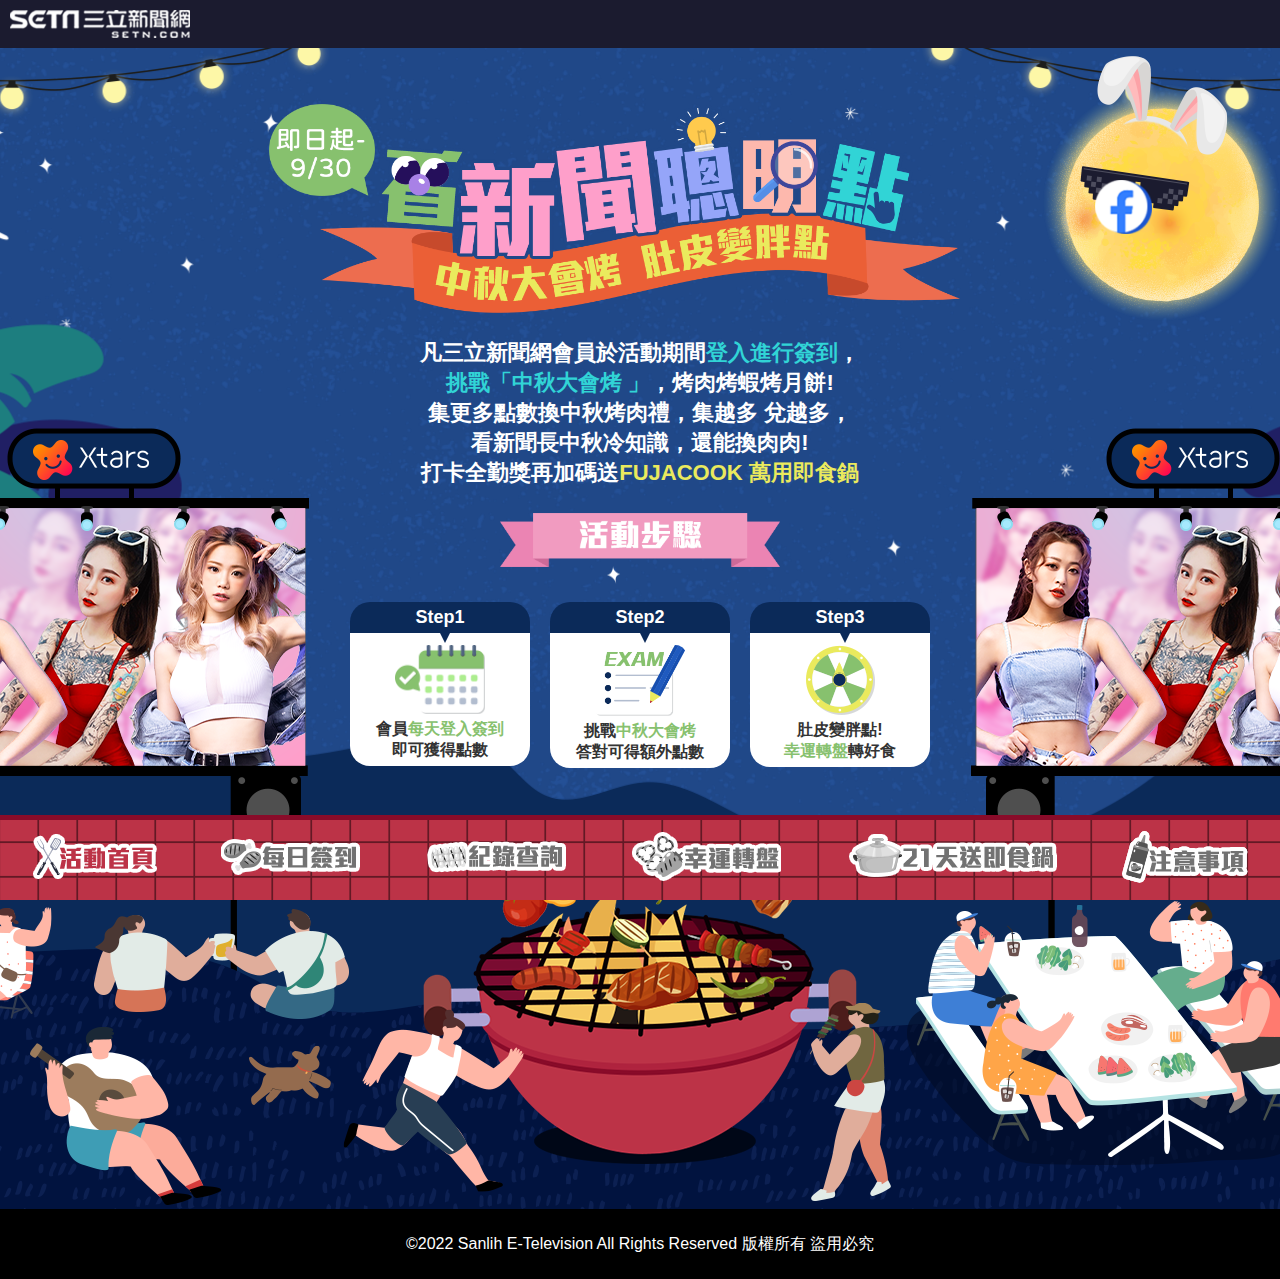
<file: index.html>
<!DOCTYPE html>
<html>
  <head>
    <meta charset="utf-8" />
    <title>看新聞聰明點 中秋大會烤│三立新聞網SETN.com</title>
    <meta name="viewport" content="width=device-width, initial-scale=1.0" />
    <meta name="Title" content="看新聞聰明點 中秋大會烤│三立新聞網SETN.com" />
    <meta
      name="Description"
      content="三立新聞網會員快登入打卡簽到，挑戰「中秋大會烤 」，烤肉烤蝦烤月餅!集更多點數換中秋烤肉禮,集越多 兌越多,看新聞長中秋冷知識，還能換肉肉!"
    />
    <meta
      name="Keywords"
      content="集點、簽到、會員抽獎、會員、每日簽到、點數活動、簽到抽獎、集點抽獎、點、點數、換贈品、轉盤、集蝦幣、三立新聞網、SETN"
    />
    <meta
      property="og:title"
      content="看新聞聰明點 中秋大會烤│三立新聞網SETN.com"
    />
    <meta
      property="og:description"
      content="三立新聞網會員快登入打卡簽到，挑戰「中秋大會烤 」，烤肉烤蝦烤月餅!集更多點數換中秋烤肉禮,集越多 兌越多,看新聞長中秋冷知識，還能換肉肉!"
    />
    <link rel="shortcut icon" href="favicon.ico" />
    <meta
      property="og:image"
      content="https://acts.setn.com/event/2022moontest/images/600x315.jpg"
    />
    <meta
      property="og:url"
      content="https://acts.setn.com/event/2022moontest/"
    />
    <link rel="stylesheet" href="./css/reset.css" />
    <link rel="stylesheet" href="./css/common.css" />
    <link rel="stylesheet" href="./css/animation.css" />
    <link rel="stylesheet" href="./css/layout.css" />
    <!-- Start Alexa Certify Javascript -->
    <script type="text/javascript">
      _atrk_opts = {
        atrk_acct: "dMuYi1a8Dy00yP",
        domain: "setn.com",
        dynamic: true,
      };
      (function () {
        var as = document.createElement("script");
        as.type = "text/javascript";
        as.async = true;
        as.src = "https://d31qbv1cthcecs.cloudfront.net/atrk.js";
        var s = document.getElementsByTagName("script")[0];
        s.parentNode.insertBefore(as, s);
      })();
    </script>
    <noscript
      ><img
        src="https://d5nxst8fruw4z.cloudfront.net/atrk.gif?account=dMuYi1a8Dy00yP"
        style="display: none"
        height="1"
        width="1"
        alt=""
    /></noscript>
    <!-- End Alexa Certify Javascript -->
    <!-- Begin comScore Tag -->
    <script>
      var _comscore = _comscore || [];
      _comscore.push({ c1: "2", c2: "20617561" });
      (function () {
        var s = document.createElement("script"),
          el = document.getElementsByTagName("script")[0];
        s.async = true;
        s.src =
          (document.location.protocol == "https:" ? "https://sb" : "http://b") +
          ".scorecardresearch.com/beacon.js";
        el.parentNode.insertBefore(s, el);
      })();
    </script>
    <noscript>
      <img
        src="https://b.scorecardresearch.com/p?c1=2&c2=20617561&cv=2.0&cj=1"
      />
    </noscript>
    <!-- End comScore Tag -->
    <!-- Start GA Certify Javascript -->
    <script>
      (function (i, s, o, g, r, a, m) {
        i["GoogleAnalyticsObject"] = r;
        (i[r] =
          i[r] ||
          function () {
            (i[r].q = i[r].q || []).push(arguments);
          }),
          (i[r].l = 1 * new Date());
        (a = s.createElement(o)), (m = s.getElementsByTagName(o)[0]);
        a.async = 1;
        a.src = g;
        m.parentNode.insertBefore(a, m);
      })(
        window,
        document,
        "script",
        "//www.google-analytics.com/analytics.js",
        "ga"
      );
      ga("create", "UA-37193510-5", "auto");
      ga("send", "pageview");
    </script>
  </head>
  <body>
    <h1>看新聞聰明點 中秋大會烤</h1>
    <!-- Main Content Start -->
    <div class="main" id="app" v-cloak>
      <!-- Setn logo -->
      <nav>
        <div class="header">
          <a href="https://www.setn.com/" target="_blank">
            <img src="images/logo.png" alt="setn三立新聞網" class="logo" />
          </a>
        </div>
      </nav>
      <!-- Main Visual Start -->
      <div class="container">
        <div class="bg-block">
          <div class="bg-icon">
            <!-- Home Block Start -->
            <section class="content-block">
              <div class="main-visual">
                <div class="main-title">
                  <img
                    src="images/main-title.png"
                    alt="看新聞聰明點 中秋大會考"
                    class="bounceIndown"
                  />
                  <div class="dateline overturn">
                    <img src="images/date.png" alt="活動期間至9/30" />
                  </div>
                </div>
                <div class="rule-block">
                  <ul>
                    <li>
                      凡三立新聞網會員於活動期間<b class="emph">登入進行簽到</b
                      >，
                    </li>
                    <li>
                      <b class="emph">挑戰「中秋大會烤 」</b>，烤肉烤蝦烤月餅!
                    </li>
                    <li>集更多點數換中秋烤肉禮，集越多 兌越多，</li>
                    <li>看新聞長中秋冷知識，還能換肉肉!</li>
                    <li>
                      打卡全勤獎再加碼送<b class="prize-text"
                        >FUJACOOK 萬用即食鍋</b
                      >
                    </li>
                  </ul>
                </div>
                <div class="step-block">
                  <div class="step-title">
                    <img src="images/step-title.png" alt="活動步驟" />
                  </div>
                  <ul class="step-box">
                    <li class="step-content">
                      <div class="step">Step1</div>
                      <div
                        class="rules"
                        @click.prevent="toggleSection('dailybonus')"
                      >
                        <img src="images/step-1.png" alt="行程" />
                        <p>會員<span>每天登入簽到</span><br />即可獲得點數</p>
                      </div>
                    </li>
                    <li class="step-content">
                      <div class="step">Step2</div>
                      <div
                        class="rules"
                        @click.prevent="toggleSection('dailybonus')"
                      >
                        <img src="images/step-2.png" alt="測驗" />
                        <p>挑戰<span>中秋大會烤</span><br />答對可得額外點數</p>
                      </div>
                    </li>
                    <li class="step-content">
                      <div class="step">Step3</div>
                      <div
                        class="rules"
                        @click.prevent="toggleSection('turntable')"
                      >
                        <img
                          src="images/step-3.png"
                          alt="轉盤"
                          class="wheel-icon"
                        />
                        <p>肚皮變胖點!<br /><span>幸運轉盤</span>轉好食</p>
                      </div>
                    </li>
                  </ul>
                </div>
              </div>
              <div class="moon shakeY">
                <img src="images/moon.png" alt="moon" />
              </div>
              <div class="xtars-l">
                <img src="./images/model.png" alt="" />
              </div>
              <div class="xtars-r">
                <img src="./images/model.png" alt="" />
              </div>
            </section>
            <div class="bg-bottom"></div>
            <!-- Home Block End -->
          </div>
        </div>
      </div>
      <!-- Main Visual End -->
      <!-- Menu Start-->
      <div class="menu">
        <ul>
          <a @click.prevent="0">
            <li class="menu-home active">活動首頁</li>
          </a>
          <a @click.prevent="toggleSection('dailybonus')">
            <li class="menu-daily">每日簽到</li>
          </a>
          <a @click.prevent="toggleSection('record')">
            <li class="menu-record">紀錄查詢</li>
          </a>
          <a @click.prevent="toggleSection('turntable')">
            <li class="menu-turn">幸運轉盤</li>
          </a>
          <a @click.prevent="toggleSection('prize')">
            <li class="menu-prize">21天送即食鍋</li>
          </a>
          <a @click.prevent="toggleDialog('NOTICE')">
            <li class="menu-notice">注意事項</li>
          </a>
        </ul>
      </div>
      <!-- Menu End-->
      <!-- Footer Start -->
      <footer>
        <div class="copyrightbox">
          ©2022 Sanlih E-Television All Rights Reserved
          <p class="copyright">版權所有 盜用必究</p>
        </div>
      </footer>
      <!-- Footer End -->
      <!-- Facebook Share -->
      <div class="share-icon">
        <a
          onclick="window.open('https://www.facebook.com/sharer/sharer.php?u=https://acts.setn.com/event/2022moontest/')"
        >
          <img src="images/facebook-share.png" />
        </a>
      </div>
      <div id="fade" class="black_overlay" v-show="dialog!=''"></div>
      <!-- Notice Page Start -->
      <div class="popup" id="noticepage" v-show="dialog=='NOTICE'">
        <div class="popupbox">
          <div class="notice-block">
            <div class="noticebox">
              <div class="closed">
                <a @click.prevent="toggleDialog('NOTICE')">
                  <img src="images/closed.png" />
                </a>
              </div>
              <p class="title">注意事項</p>
              <ul class="page-content">
                <li>
                  1.<b>活動時間9/1-9/30 23:59，點數兌換時間至10/2 23:59</b
                  >，每集滿10點活動點數，可換取【幸運轉盤】遊戲機會1次，不限兌換次數，剩餘點數若不滿10點則不予兌換。全勤獎得獎名單將於活動結束後公告於同活動網址。
                </li>
                <li>
                  2.使用者不得侵入、攔截、修改遊戲程式，或使用各種不當的外掛程式進行遊戲，經本公司判斷不當使用成立時，將不計入遊戲分數且贈品不予發送，並保留法律追訴權。
                </li>
                <li>
                  3.請務必下載《三立新聞網》APP並完成會員資料填寫。本活動所獲得之個人資料僅用於聯繫、商品寄送等用途，參加者同意授權予三立新聞網活動頁所需之個人資料，並同意主辦單位管理本活動、加入三立新聞網APP會員使用。
                </li>
                <li>
                  4.活動贈獎將於活動結束後統一依會員中心登記的「手機號碼」發送得獎通知，為維護您的權益，請您自行維護更新。若因資料不正確導致無法收到活動相關通知或所得獎勵遺失，主辦單位將不負擔任何責任或損害賠償。
                </li>
                <li>
                  5.本活動之活動辦法及相關注意事項均載明於活動網頁中，參加者於參加本活動之同時，即視為已詳閱並同意接受本活動之活動辦法及相關注意事項之規範，如有違反本活動之活動辦法及相關注意事項之行為，主辦單位或三立新聞網除得取消其參加或得獎資格外，並對於任何破壞本活動之行為保留相關權利。
                </li>
                <li>
                  6.參加者應保證其因參加本活動所填寫或提出之資料均為真實且正確，且未冒用或盜用任何第三人之資料。一經主辦單位或三立新聞網發現或經第三人檢舉該等資料有不實或不正確之情事，主辦單位或三立新聞網得取消其參加或得獎資格。若因此致主辦單位或三立新聞網無法通知其得獎訊息時，主辦單位及三立新聞網不負任何責任，如主辦單位或三立新聞網或其他任何第三人因此而受有損害，參加者應負一切相關責任。
                </li>
                <li>
                  7.依稅法規定，得獎價值超過新台幣1,000元以上者，需繳交身分證影本報稅使用，贈品價值超過新台幣20,000元以上，依法須負擔10%機會中獎稅，並於次年度寄發所得稅扣(免)繳憑單；若非中華民國國境內居住之國人（即在中華民國境內居住未達183天之本國人及外國人），不論得獎人所得之金額，須就中獎所得扣繳20%機會中獎稅，扣繳稅款未超過2,000元，免扣繳（外籍人士不適用）；未滿14歲之兒童中獎，視同監護人中獎，由監護人代為領取。得獎者須提供身分證正反面影本供核對備查使用，若得獎人不願意提供資料，則視同放棄得獎資格。
                </li>
                <li>
                  8.本活動所涉及之相關資料及記錄，均以主辦單位或三立新聞網電腦系統所記錄或留存者為準。
                </li>
                <li>
                  9.獎品以實物為準，不得折換現金。如遇產品缺貨或不可抗力之事由，主辦單位有權變更獎品內容，並改由其他等值商品取代，得獎者不得異議。且主辦單位與活動單位就該獎品不負任何維修及保固責任。
                </li>
                <li>
                  10本活動獎品寄送地區僅限台灣地區(包含本島、金門、澎湖、馬祖及台灣政府行政權所及之其他地區)，恕無法寄送至海外。
                </li>
                <li>
                  11.相關活動公告皆以活動網站公告為主，恕不另行通知。主辦單位保有修正、暫停或終止本活動之權利。
                </li>
              </ul>
            </div>
          </div>
        </div>
      </div>
      <!-- Notice Page end -->
    </div>
    <!-- Main Content End -->
    <script src="js/jquery-3.1.1.min.js" type="text/javascript"></script>
    <script src="js/jquery-ui.js" type="text/javascript"></script>
    <script src="js/index.js" type="text/javascript"></script>
    <script src="js/vue.min.js" type="text/javascript"></script>
    <script src="js/animateCSS.js" type="text/javascript"></script>
    <script src="js/facebook.js" type="text/javascript"></script>
    <script src="js/cookie.js" type="text/javascript"></script>
  </body>
</html>
</file>
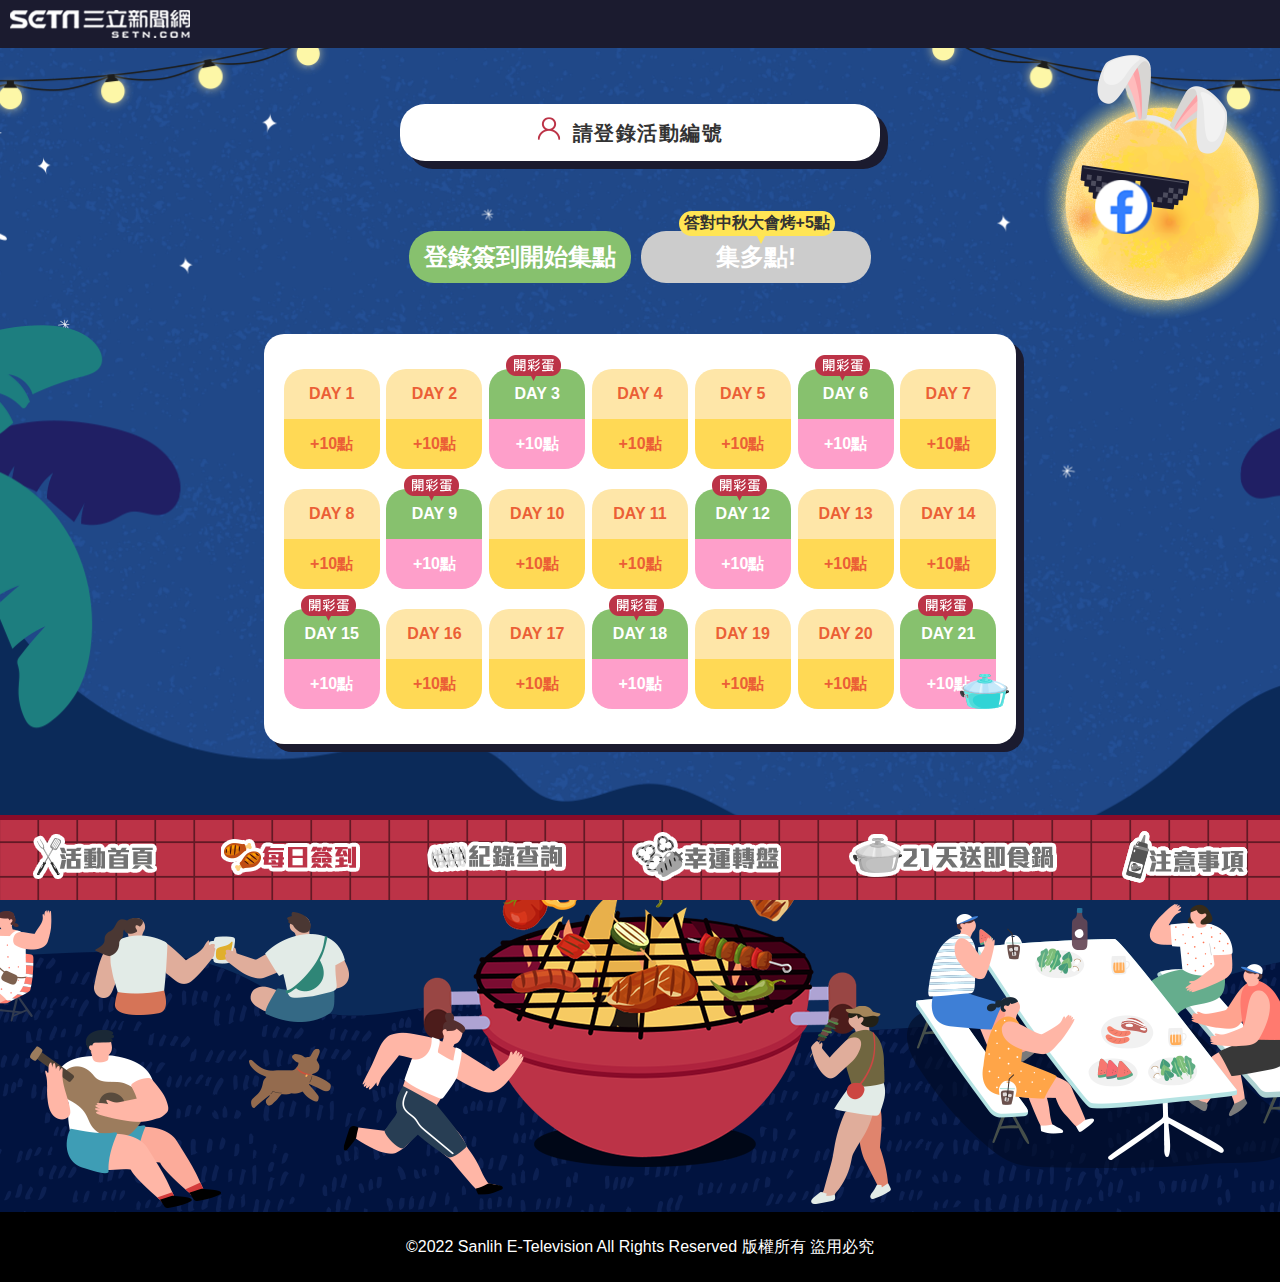
<file: dailybonus.html>
<!DOCTYPE html>
<html>
  <head>
    <meta charset="utf-8" />
    <title>看新聞聰明點 中秋大會烤│三立新聞網SETN.com</title>
    <meta name="viewport" content="width=device-width, initial-scale=1.0" />
    <meta name="Title" content="看新聞聰明點 中秋大會烤│三立新聞網SETN.com" />
    <meta
      name="Description"
      content="三立新聞網會員快登入打卡簽到，挑戰「中秋大會烤 」，烤肉烤蝦烤月餅!集更多點數換中秋烤肉禮,集越多 兌越多,看新聞長中秋冷知識，還能換肉肉!"
    />
    <meta
      name="Keywords"
      content="集點、簽到、會員抽獎、會員、每日簽到、點數活動、簽到抽獎、集點抽獎、點、點數、換贈品、轉盤、集蝦幣、三立新聞網、SETN"
    />
    <meta
      property="og:title"
      content="看新聞聰明點 中秋大會烤│三立新聞網SETN.com"
    />
    <meta
      property="og:description"
      content="三立新聞網會員快登入打卡簽到，挑戰「中秋大會烤 」，烤肉烤蝦烤月餅!集更多點數換中秋烤肉禮,集越多 兌越多,看新聞長中秋冷知識，還能換肉肉!"
    />
    <link rel="shortcut icon" href="favicon.ico" />
    <meta
      property="og:image"
      content="https://acts.setn.com/event/2022moontest/images/600x315.jpg"
    />
    <meta
      property="og:url"
      content="https://acts.setn.com/event/2022moontest/dailybonus.html"
    />
    <link rel="stylesheet" href="./css/reset.css" />
    <link rel="stylesheet" href="./css/common.css" />
    <link rel="stylesheet" href="./css/animation.css" />
    <link rel="stylesheet" href="./css/dailybonus.css" />
    <!-- Start Alexa Certify Javascript -->
    <script type="text/javascript">
      _atrk_opts = {
        atrk_acct: "dMuYi1a8Dy00yP",
        domain: "setn.com",
        dynamic: true,
      };
      (function () {
        var as = document.createElement("script");
        as.type = "text/javascript";
        as.async = true;
        as.src = "https://d31qbv1cthcecs.cloudfront.net/atrk.js";
        var s = document.getElementsByTagName("script")[0];
        s.parentNode.insertBefore(as, s);
      })();
    </script>
    <noscript
      ><img
        src="https://d5nxst8fruw4z.cloudfront.net/atrk.gif?account=dMuYi1a8Dy00yP"
        style="display: none"
        height="1"
        width="1"
        alt=""
    /></noscript>
    <!-- End Alexa Certify Javascript -->
    <!-- Begin comScore Tag -->
    <script>
      var _comscore = _comscore || [];
      _comscore.push({ c1: "2", c2: "20617561" });
      (function () {
        var s = document.createElement("script"),
          el = document.getElementsByTagName("script")[0];
        s.async = true;
        s.src =
          (document.location.protocol == "https:" ? "https://sb" : "http://b") +
          ".scorecardresearch.com/beacon.js";
        el.parentNode.insertBefore(s, el);
      })();
    </script>
    <noscript>
      <img
        src="https://b.scorecardresearch.com/p?c1=2&c2=20617561&cv=2.0&cj=1"
      />
    </noscript>
    <!-- End comScore Tag -->
    <!-- Start GA Certify Javascript -->
    <script>
      (function (i, s, o, g, r, a, m) {
        i["GoogleAnalyticsObject"] = r;
        (i[r] =
          i[r] ||
          function () {
            (i[r].q = i[r].q || []).push(arguments);
          }),
          (i[r].l = 1 * new Date());
        (a = s.createElement(o)), (m = s.getElementsByTagName(o)[0]);
        a.async = 1;
        a.src = g;
        m.parentNode.insertBefore(a, m);
      })(
        window,
        document,
        "script",
        "//www.google-analytics.com/analytics.js",
        "ga"
      );
      ga("create", "UA-37193510-5", "auto");
      ga("send", "pageview");
    </script>
  </head>
  <body>
    <h1>看新聞聰明點 中秋大會烤</h1>
    <!-- Main Content Start -->
    <div class="main" id="app" v-cloak>
      <!-- Setn logo -->
      <nav>
        <div class="header">
          <a href="https://www.setn.com/" target="_blank">
            <img src="images/logo.png" alt="setn三立新聞網" class="logo" />
          </a>
        </div>
      </nav>
      <!-- Main Visual Start -->
      <div class="container">
        <div class="bg-block">
          <div class="bg-icon dailybouns-area">
            <!-- Dailybonus Area start -->
            <section class="content-block">
              <div class="signbox">
                <div
                  class="member-info"
                  @mouseover="reloginBtn = true"
                  @mouseleave="reloginBtn = false"
                >
                  <ul v-show="reloginBtn" onclick="getUserLogin()">
                    <li class="memberber-icon" v-show="user.memberId==''">
                      請登錄活動編號<span></span>
                    </li>
                    <li class="memberber-icon" v-show="user.memberId!=''">
                      重新登錄<span></span>
                    </li>
                  </ul>
                  <ul v-show="!reloginBtn" id="userLoginNumberList">
                    <li
                      id="userLoginNumber"
                      class="memberber-icon"
                      v-show="user.memberId==''"
                    >
                      請登錄活動編號<span></span>
                    </li>
                    <li
                      id="userLoginEventNumber"
                      class="memberber-icon"
                      v-show="user.memberId!=''"
                    >
                      活動編號<span id="userLoginEventNumberValue"></span>
                    </li>
                    <li
                      id="userLoginPoint"
                      class="member-points"
                      v-show="user.memberId!=''"
                    >
                      目前點數<span id="userLoginPointValue"></span>點
                    </li>
                  </ul>
                </div>
                <div class="signbtn-block">
                  <div
                    class="loginbtn-start"
                    id="loginbtn-start"
                    onclick="getUserLogin ()"
                  >
                    登錄簽到開始集點
                  </div>
                  <div class="signtoday-btn" id="signtoday-btn">
                    今日簽到+10點
                  </div>
                  <div class="signtomorrow-btn" id="signtomorrow-btn">
                    明日簽到+10點
                  </div>
                  <div
                    class="newsbtn-exam"
                    id="newsbtn-exam"
                    onclick="getNewsPopup()"
                  >
                    <b class="tag float">答對新聞隨堂考+5點</b>集多點!
                  </div>
                  <div class="newsbtn-exam grey" id="newsbtn-exam grey">
                    <b class="tag float">答對中秋大會烤+5點</b>集多點!
                  </div>
                </div>
                <div class="sign">
                  <ul id="dailyList">
                    <li class="normal-box-container">
                      <div class="normal-box">DAY 1</div>
                      <div class="pointsbox">+10點</div>
                    </li>
                    <li class="normal-box-container">
                      <div class="normal-box">DAY 2</div>
                      <div class="pointsbox">+10點</div>
                    </li>
                    <li class="normal-box-container">
                      <!-- 簽到完開彩蛋隱藏surprisetag -->
                      <div class="surprisetag"></div>
                      <div class="surprise-box normal-box">DAY 3</div>
                      <div class="surprise-points">+10點</div>
                    </li>
                    <li class="normal-box-container">
                      <div class="normal-box">DAY 4</div>
                      <div class="pointsbox">+10點</div>
                    </li>
                    <li class="normal-box-container">
                      <div class="normal-box">DAY 5</div>
                      <div class="pointsbox">+10點</div>
                    </li>
                    <li class="normal-box-container">
                      <div class="surprisetag"></div>
                      <div class="surprise-box normal-box">DAY 6</div>
                      <div class="surprise-points">+10點</div>
                    </li>
                    <li class="normal-box-container">
                      <div class="normal-box">DAY 7</div>
                      <div class="pointsbox">+10點</div>
                    </li>
                    <li class="normal-box-container">
                      <div class="normal-box">DAY 8</div>
                      <div class="pointsbox">+10點</div>
                    </li>
                    <li class="normal-box-container">
                      <div class="surprisetag"></div>
                      <div class="surprise-box normal-box">DAY 9</div>
                      <div class="surprise-points">+10點</div>
                    </li>
                    <li class="normal-box-container">
                      <div class="normal-box">DAY 10</div>
                      <div class="pointsbox">+10點</div>
                    </li>
                    <li class="normal-box-container">
                      <div class="normal-box">DAY 11</div>
                      <div class="pointsbox">+10點</div>
                    </li>
                    <li class="normal-box-container">
                      <div class="surprisetag"></div>
                      <div class="surprise-box normal-box">DAY 12</div>
                      <div class="surprise-points">+10點</div>
                    </li>
                    <li class="normal-box-container">
                      <div class="normal-box">DAY 13</div>
                      <div class="pointsbox">+10點</div>
                    </li>
                    <li class="normal-box-container">
                      <div class="normal-box">DAY 14</div>
                      <div class="pointsbox">+10點</div>
                    </li>
                    <li class="normal-box-container">
                      <div class="surprisetag"></div>
                      <div class="surprise-box normal-box">DAY 15</div>
                      <div class="surprise-points">+10點</div>
                    </li>
                    <li class="normal-box-container">
                      <div class="normal-box">DAY 16</div>
                      <div class="pointsbox">+10點</div>
                    </li>
                    <li class="normal-box-container">
                      <div class="normal-box">DAY 17</div>
                      <div class="pointsbox">+10點</div>
                    </li>
                    <li class="normal-box-container">
                      <div class="surprisetag"></div>
                      <div class="surprise-box normal-box">DAY 18</div>
                      <div class="surprise-points">+10點</div>
                    </li>
                    <li class="normal-box-container">
                      <div class="normal-box">DAY 19</div>
                      <div class="pointsbox">+10點</div>
                    </li>
                    <li class="normal-box-container">
                      <div class="normal-box">DAY 20</div>
                      <div class="pointsbox">+10點</div>
                    </li>
                    <li class="normal-box-container">
                      <div class="surprisetag"></div>
                      <div class="surprise-box normal-box">DAY 21</div>
                      <div class="surprise-points">+10點</div>
                      <div class="prize-icon"></div>
                    </li>
                  </ul>
                </div>
              </div>
              <div class="moon shakeY">
                <img src="images/moon.png" alt="moon" />
              </div>
              <div class="xtars-page-l">
                <img src="./images/model.png" alt="" />
              </div>
              <div class="xtars-page-r">
                <img src="./images/model.png" alt="" />
              </div>
            </section>
            <div class="bg-bottom"></div>
            <!-- Dailybonus Area end -->
          </div>
        </div>
      </div>
      <!--  Main Content End -->
      <!-- Menu Start -->
      <div class="menu">
        <ul>
          <a href="index.html">
            <li class="menu-home">活動首頁</li>
          </a>
          <a @click.prevent="0">
            <li class="menu-daily active">每日簽到</li>
          </a>
          <a href="record.html">
            <li class="menu-record">紀錄查詢</li>
          </a>
          <a href="turntable.html">
            <li class="menu-turn">幸運轉盤</li>
          </a>
          <a href="prize.html">
            <li class="menu-prize">21天送即食鍋</li>
          </a>
          <a onclick="popupOpen()">
            <li class="menu-notice">注意事項</li>
          </a>
        </ul>
      </div>
      <!-- Menu End-->
      <!-- Footer Start -->
      <footer>
        <div class="copyrightbox">
          ©2022 Sanlih E-Television All Rights Reserved
          <p class="copyright">版權所有 盜用必究</p>
        </div>
      </footer>
      <!-- Footer End -->
      <!-- Facebook Share -->
      <div class="share-icon">
        <a
          onclick="window.open('https://www.facebook.com/sharer/sharer.php?u=https://acts.setn.com/event/2022moontest/')"
        >
          <img src="images/facebook-share.png" />
        </a>
      </div>
      <div id="fade" class="black_overlay" v-show="dialog!=''"></div>
      <!-- Notice Page Start -->
      <div class="popup" id="noticepage" v-show="dialog=='NOTICE'">
        <div class="popupbox">
          <div class="notice-block">
            <div class="noticebox">
              <div class="closed">
                <a href="#" onclick="popupClosed()">
                  <img src="images/closed.png" />
                </a>
              </div>
              <p class="title">注意事項</p>
              <ul class="page-content">
                <li>
                  1.<b>活動時間9/1-9/30 23:59，點數兌換時間至10/2 23:59</b
                  >，每集滿10點活動點數，可換取【幸運轉盤】遊戲機會1次，不限兌換次數，剩餘點數若不滿10點則不予兌換。全勤獎得獎名單將於活動結束後公告於同活動網址。
                </li>
                <li>
                  2.使用者不得侵入、攔截、修改遊戲程式，或使用各種不當的外掛程式進行遊戲，經本公司判斷不當使用成立時，將不計入遊戲分數且贈品不予發送，並保留法律追訴權。
                </li>
                <li>
                  3.請務必下載《三立新聞網》APP並完成會員資料填寫。本活動所獲得之個人資料僅用於聯繫、商品寄送等用途，參加者同意授權予三立新聞網活動頁所需之個人資料，並同意主辦單位管理本活動、加入三立新聞網APP會員使用。
                </li>
                <li>
                  4.活動贈獎將於活動結束後統一依會員中心登記的「手機號碼」發送得獎通知，為維護您的權益，請您自行維護更新。若因資料不正確導致無法收到活動相關通知或所得獎勵遺失，主辦單位將不負擔任何責任或損害賠償。
                </li>
                <li>
                  5.本活動之活動辦法及相關注意事項均載明於活動網頁中，參加者於參加本活動之同時，即視為已詳閱並同意接受本活動之活動辦法及相關注意事項之規範，如有違反本活動之活動辦法及相關注意事項之行為，主辦單位或三立新聞網除得取消其參加或得獎資格外，並對於任何破壞本活動之行為保留相關權利。
                </li>
                <li>
                  6.參加者應保證其因參加本活動所填寫或提出之資料均為真實且正確，且未冒用或盜用任何第三人之資料。一經主辦單位或三立新聞網發現或經第三人檢舉該等資料有不實或不正確之情事，主辦單位或三立新聞網得取消其參加或得獎資格。若因此致主辦單位或三立新聞網無法通知其得獎訊息時，主辦單位及三立新聞網不負任何責任，如主辦單位或三立新聞網或其他任何第三人因此而受有損害，參加者應負一切相關責任。
                </li>
                <li>
                  7.依稅法規定，得獎價值超過新台幣1,000元以上者，需繳交身分證影本報稅使用，贈品價值超過新台幣20,000元以上，依法須負擔10%機會中獎稅，並於次年度寄發所得稅扣(免)繳憑單；若非中華民國國境內居住之國人（即在中華民國境內居住未達183天之本國人及外國人），不論得獎人所得之金額，須就中獎所得扣繳20%機會中獎稅，扣繳稅款未超過2,000元，免扣繳（外籍人士不適用）；未滿14歲之兒童中獎，視同監護人中獎，由監護人代為領取。得獎者須提供身分證正反面影本供核對備查使用，若得獎人不願意提供資料，則視同放棄得獎資格。
                </li>
                <li>
                  8.本活動所涉及之相關資料及記錄，均以主辦單位或三立新聞網電腦系統所記錄或留存者為準。
                </li>
                <li>
                  9.獎品以實物為準，不得折換現金。如遇產品缺貨或不可抗力之事由，主辦單位有權變更獎品內容，並改由其他等值商品取代，得獎者不得異議。且主辦單位與活動單位就該獎品不負任何維修及保固責任。
                </li>
                <li>
                  10本活動獎品寄送地區僅限台灣地區(包含本島、金門、澎湖、馬祖及台灣政府行政權所及之其他地區)，恕無法寄送至海外。
                </li>
                <li>
                  11.相關活動公告皆以活動網站公告為主，恕不另行通知。主辦單位保有修正、暫停或終止本活動之權利。
                </li>
              </ul>
            </div>
          </div>
        </div>
      </div>
      <!-- Notice Page End -->
      <!-- Login Page Start -->
      <div class="popup" id="popup">
        <div class="popupbox">
          <div class="login-block">
            <div class="closed" onclick="popupClosed()">
              <img src="images/closed.png" />
            </div>
            <div class="loginbox">
              <p class="login-title">請輸入您的會員活動編號</p>
              <input
                type="text"
                id="userNumberInput"
                v-model="user.inputMemberId"
                maxlength="7"
              />
              <div class="summit" onclick="getUserId()">送出</div>
              <span onclick="memberNumber()">Q：會員編號在哪裡</span>
              <div>
                *根據您輸入的「會員編號」相關資料於活動結束後發送得獎通知訊息，請自行維護。按下送出鍵後則無法修改。
              </div>
            </div>
          </div>
        </div>
      </div>
      <!-- Login Page End -->
      <!-- News Exam Page Start -->
      <div class="popup" id="newsPopup">
        <div class="popupbox">
          <div class="exam-block">
            <div class="exam-block-before"></div>
            <div class="closed" onclick="popupClosed()">
              <img src="images/closed.png" />
            </div>
            <div class="exambox" id="exambox">
              <p class="title">新聞隨堂考</p>
              <div class="question" id="question">Q：</div>
              <div class="answer-block">
                <div class="answerA" id="answerA" onclick="getNewsAnswerA()">
                  A.
                </div>
                <div class="answerB" id="answerB" onclick="getNewsAnswerB()">
                  B.
                </div>
              </div>
              <span id="openBook" onclick="getOpenBookUrl()"
                >Open book偷看答案</span
              >
            </div>
            <!-- True -->
            <div class="share-exam" id="share-exam-true">
              <p class="over-title">答對了!</p>
              <div class="question" id="tureAnswer">獎勵+5點</div>
              <div class="exambtn" onclick=" newsClickOk()">OK</div>
            </div>
            <!-- False-->
            <div class="share-exam" id="share-exam-false">
              <p class="over-title">答錯了!</p>
              <div class="question">快看看答案補知識!</div>
              <div class="exambtn" onclick=" newsClickOk()">OK</div>
            </div>
            <!-- Share -->
            <div class="share-exam" id="share-exam-share">
              <p class="over-title">今日作答完畢</p>
              <div class="exambtn" onclick="shareFaceBook()">
                分享給朋友可獲得額外答題機會
              </div>
            </div>
            <!-- Over -->
            <div class="share-exam" id="share-exam-over">
              <p class="over-title">今日作答完畢</p>
              <div class="overbtn" onclick="popupClosed()">本日機會已用完，明天再來^^</div>
            </div>
          </div>
        </div>
      </div>
      <!-- News Exam Page End -->
      <!-- Surprize Page Start -->
      <div class="popup" id="eggpopup">
        <div class="popupbox">
          <div class="egg-block">
            <div class="closed" onclick="popupClosed()">
              <img src="images/closed.png" />
            </div>
            <div class="eggbox">
              <div class="egg">
                <img src="images/egg.png" />
              </div>
              <div class="egg-tag">彩蛋獎勵</div>
              <div class="getpoints">
                點數<b class="points" id="surprisePoints"><span>點</span></b>
              </div>
            </div>
          </div>
        </div>
      </div>
      <!-- Surprize Page End -->
      <!-- MyID Page Start -->
      <div class="popup" id="iphonepage" v-show="dialog=='MYID'">
        <div class="popupbox">
          <div class="iphonebox">
            <div class="closed">
              <a onclick="popupClosed()">
                <img src="images/closed.png" />
              </a>
            </div>
            <div class="iphone">
              <img src="images/myid.png" />
            </div>
          </div>
        </div>
      </div>
      <!-- MyID Page End -->
    </div>
    <!-- Main Content End -->
    <script src="js/jquery-3.1.1.min.js" type="text/javascript"></script>
    <script src="js/jquery-ui.js" type="text/javascript"></script>
    <script src="js/dailybonus.js" type="text/javascript"></script>
    <script src="js/vue.min.js" type="text/javascript"></script>
    <script src="js/animateCSS.js" type="text/javascript"></script>
    <script src="js/facebook.js" type="text/javascript"></script>
    <script src="js/cookie.js" type="text/javascript"></script>
  </body>
</html>
</file>
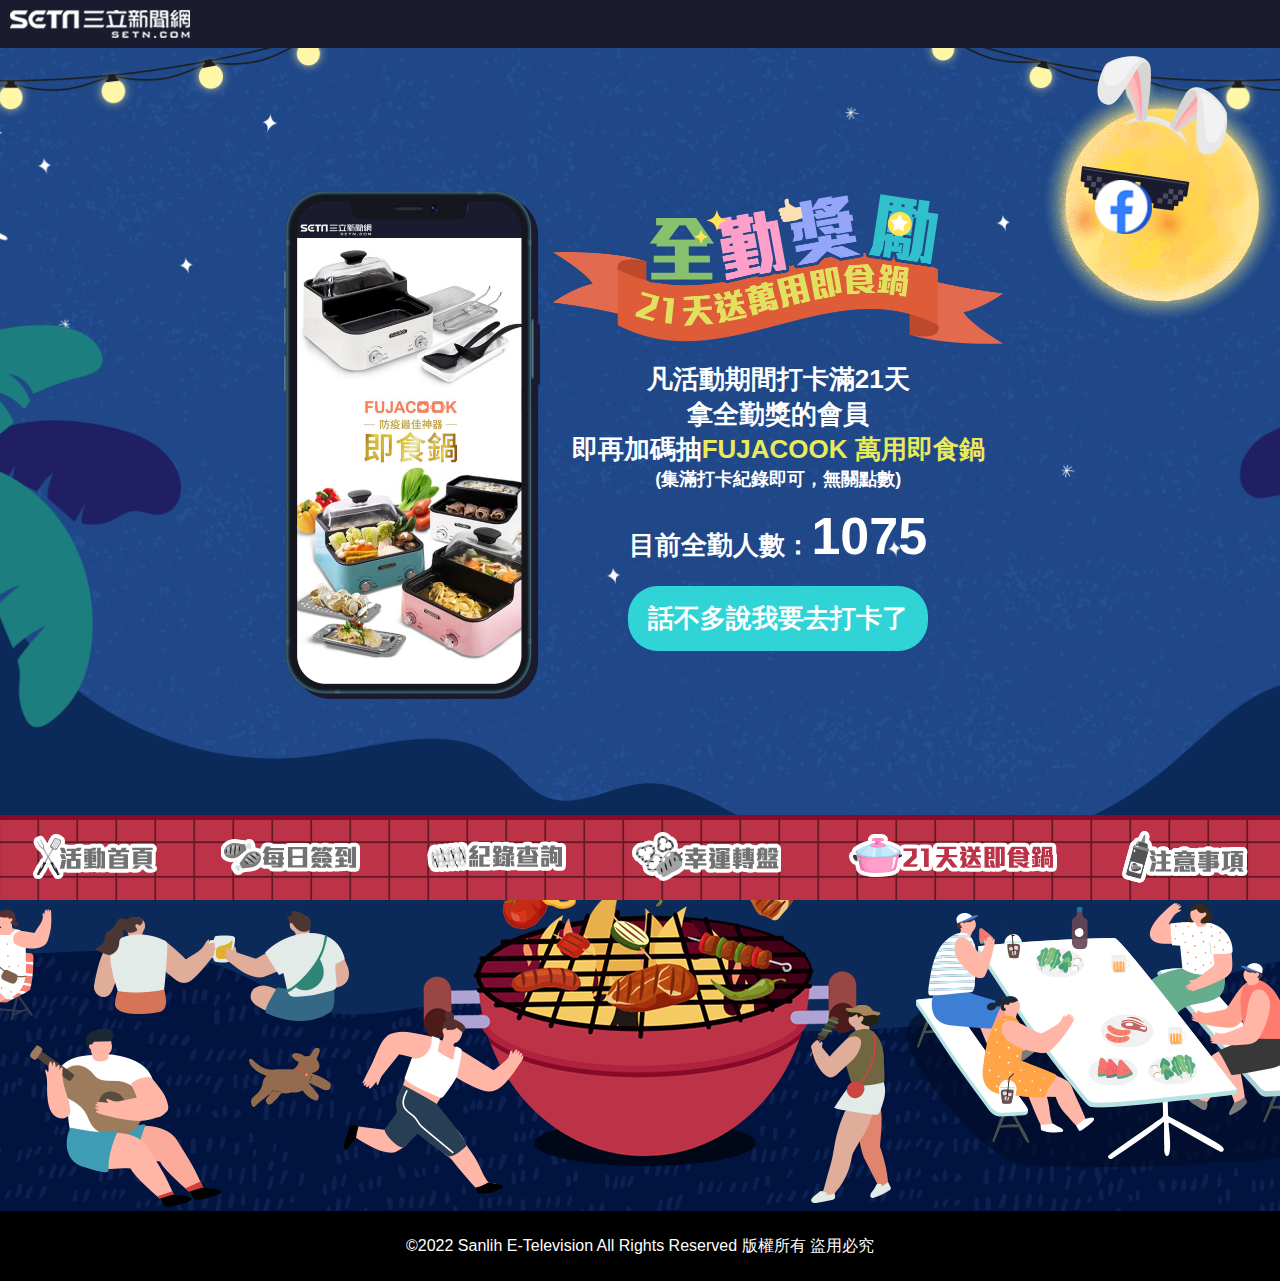
<file: prize.html>
<!DOCTYPE html>
<html>
  <head>
    <meta charset="utf-8" />
    <title>看新聞聰明點 中秋大會烤│三立新聞網SETN.com</title>
    <meta name="viewport" content="width=device-width, initial-scale=1.0" />
    <meta name="Title" content="看新聞聰明點 中秋大會烤│三立新聞網SETN.com" />
    <meta
      name="Description"
      content="三立新聞網會員快登入打卡簽到，挑戰「中秋大會烤 」，烤肉烤蝦烤月餅!集更多點數換中秋烤肉禮,集越多 兌越多,看新聞長中秋冷知識，還能換肉肉!"
    />
    <meta
      name="Keywords"
      content="集點、簽到、會員抽獎、會員、每日簽到、點數活動、簽到抽獎、集點抽獎、點、點數、換贈品、轉盤、集蝦幣、三立新聞網、SETN"
    />
    <meta
      property="og:title"
      content="看新聞聰明點 中秋大會烤│三立新聞網SETN.com"
    />
    <meta
      property="og:description"
      content="三立新聞網會員快登入打卡簽到，挑戰「中秋大會烤 」，烤肉烤蝦烤月餅!集更多點數換中秋烤肉禮,集越多 兌越多,看新聞長中秋冷知識，還能換肉肉!"
    />
    <link rel="shortcut icon" href="favicon.ico" />
    <meta
      property="og:image"
      content="https://acts.setn.com/event/2022moontest/images/600x315.jpg"
    />
    <meta
      property="og:url"
      content="https://acts.setn.com/event/2022moontest/prize-rule.html"
    />
    <link rel="stylesheet" href="./css/reset.css" />
    <link rel="stylesheet" href="./css/common.css" />
    <link rel="stylesheet" href="./css/animation.css" />
    <link rel="stylesheet" href="./css/prize.css" />
    <!-- Start Alexa Certify Javascript -->
    <script type="text/javascript">
      _atrk_opts = {
        atrk_acct: "dMuYi1a8Dy00yP",
        domain: "setn.com",
        dynamic: true,
      };
      (function () {
        var as = document.createElement("script");
        as.type = "text/javascript";
        as.async = true;
        as.src = "https://d31qbv1cthcecs.cloudfront.net/atrk.js";
        var s = document.getElementsByTagName("script")[0];
        s.parentNode.insertBefore(as, s);
      })();
    </script>
    <noscript
      ><img
        src="https://d5nxst8fruw4z.cloudfront.net/atrk.gif?account=dMuYi1a8Dy00yP"
        style="display: none"
        height="1"
        width="1"
        alt=""
    /></noscript>
    <!-- End Alexa Certify Javascript -->
    <!-- Begin comScore Tag -->
    <script>
      var _comscore = _comscore || [];
      _comscore.push({ c1: "2", c2: "20617561" });
      (function () {
        var s = document.createElement("script"),
          el = document.getElementsByTagName("script")[0];
        s.async = true;
        s.src =
          (document.location.protocol == "https:" ? "https://sb" : "http://b") +
          ".scorecardresearch.com/beacon.js";
        el.parentNode.insertBefore(s, el);
      })();
    </script>
    <noscript>
      <img
        src="https://b.scorecardresearch.com/p?c1=2&c2=20617561&cv=2.0&cj=1"
      />
    </noscript>
    <!-- End comScore Tag -->
    <!-- Start GA Certify Javascript -->
    <script>
      (function (i, s, o, g, r, a, m) {
        i["GoogleAnalyticsObject"] = r;
        (i[r] =
          i[r] ||
          function () {
            (i[r].q = i[r].q || []).push(arguments);
          }),
          (i[r].l = 1 * new Date());
        (a = s.createElement(o)), (m = s.getElementsByTagName(o)[0]);
        a.async = 1;
        a.src = g;
        m.parentNode.insertBefore(a, m);
      })(
        window,
        document,
        "script",
        "//www.google-analytics.com/analytics.js",
        "ga"
      );
      ga("create", "UA-37193510-5", "auto");
      ga("send", "pageview");
    </script>
  </head>
  <body>
    <h1>看新聞聰明點 中秋大會烤</h1>
    <!-- Main Content Start -->
    <div class="main" id="app" v-cloak>
      <!-- Setn logo -->
      <nav>
        <div class="header">
          <a href="https://www.setn.com/" target="_blank">
            <img src="images/logo.png" alt="setn三立新聞網" class="logo" />
          </a>
        </div>
      </nav>
      <!-- Main Visual Start -->
      <div class="container">
        <div class="bg-block">
          <div class="bg-icon prize-area">
            <!-- Prize Area Start -->
            <div class="content-block">
              <section class="prize-block">
                <div class="prizebox">
                  <div class="prize-left overturn">
                    <a
                      href="https://www.setddg.com/PV200421005339491"
                      target="_blank"
                    >
                      <img src="images/iphone.png" />
                    </a>
                  </div>
                  <div class="prize-right">
                    <img src="images/prize-title.png" class="bounceIndown" />
                    <ul class="prize-rule">
                      <li>凡活動期間打卡<span class="emph">滿21天</span></li>
                      <li>拿全勤獎的會員</li>
                      <li>
                        即再加碼抽<span class="prize-text"
                          >FUJACOOK 萬用即食鍋</span
                        >
                      </li>
                      <li>(集滿打卡紀錄即可，無關點數)</li>
                    </ul>
                    <div class="num-of-peo">
                      目前全勤人數：<span v-html="showTotal">85643</span>
                    </div>
                    <div
                      class="loginbtn-start gobtn"
                      @click.prevent="toggleSection('dailybonus')"
                    >
                      話不多說我要去打卡了
                    </div>
                  </div>
                </div>
              </section>
              <div class="moon shakeY">
                <img src="images/moon.png" alt="moon" />
              </div>
              <div class="xtars-page-l">
                <img src="./images/model.png" alt="" />
              </div>
              <div class="xtars-page-r">
                <img src="./images/model.png" alt="" />
              </div>
            </div>
            <div class="bg-bottom"></div>
            <!-- Prize Area End -->
          </div>
        </div>
      </div>
      <!-- Main Visual End -->
      <!-- Menu Start  -->
      <div class="menu">
        <ul>
          <a href="index.html">
            <li class="menu-home">活動首頁</li>
          </a>
          <a href="dailybonus.html">
            <li class="menu-daily">每日簽到</li>
          </a>
          <a href="record.html">
            <li class="menu-record">紀錄查詢</li>
          </a>
          <a href="turntable.html">
            <li class="menu-turn">幸運轉盤</li>
          </a>
          <a @click.prevent="0">
            <li class="menu-prize active">21天送即食鍋</li>
          </a>
          <a @click.prevent="toggleDialog('NOTICE')">
            <li class="menu-notice">注意事項</li>
          </a>
        </ul>
      </div>
      <!-- Menu End  -->
      <!-- Footer Start -->
      <footer>
        <div class="copyrightbox">
          ©2022 Sanlih E-Television All Rights Reserved
          <p class="copyright">版權所有 盜用必究</p>
        </div>
      </footer>
      <!-- Footer End -->
      <!-- Facebook Share -->
      <div class="share-icon">
        <a
          onclick="window.open('https://www.facebook.com/sharer/sharer.php?u=https://event.setn.com/share/moontest2022/')"
        >
          <img src="images/facebook-share.png" />
        </a>
      </div>
      <div id="fade" class="black_overlay" v-show="dialog!=''"></div>
      <!-- Notice Page Start -->
      <div class="popup" id="noticepage" v-show="dialog=='NOTICE'">
        <div class="popupbox">
          <div class="notice-block">
            <div class="noticebox">
              <div class="closed">
                <a href="#" @click.prevent="toggleDialog('NOTICE')">
                  <img src="images/closed.png" />
                </a>
              </div>
              <p class="title">注意事項</p>
              <ul class="page-content">
                <li>
                  1.<b>活動時間9/1-9/30 23:59，點數兌換時間至10/2 23:59</b
                  >，每集滿10點活動點數，可換取【幸運轉盤】遊戲機會1次，不限兌換次數，剩餘點數若不滿10點則不予兌換。全勤獎得獎名單將於活動結束後公告於同活動網址。
                </li>
                <li>
                  2.使用者不得侵入、攔截、修改遊戲程式，或使用各種不當的外掛程式進行遊戲，經本公司判斷不當使用成立時，將不計入遊戲分數且贈品不予發送，並保留法律追訴權。
                </li>
                <li>
                  3.請務必下載《三立新聞網》APP並完成會員資料填寫。本活動所獲得之個人資料僅用於聯繫、商品寄送等用途，參加者同意授權予三立新聞網活動頁所需之個人資料，並同意主辦單位管理本活動、加入三立新聞網APP會員使用。
                </li>
                <li>
                  4.活動贈獎將於活動結束後統一依會員中心登記的「手機號碼」發送得獎通知，為維護您的權益，請您自行維護更新。若因資料不正確導致無法收到活動相關通知或所得獎勵遺失，主辦單位將不負擔任何責任或損害賠償。
                </li>
                <li>
                  5.本活動之活動辦法及相關注意事項均載明於活動網頁中，參加者於參加本活動之同時，即視為已詳閱並同意接受本活動之活動辦法及相關注意事項之規範，如有違反本活動之活動辦法及相關注意事項之行為，主辦單位或三立新聞網除得取消其參加或得獎資格外，並對於任何破壞本活動之行為保留相關權利。
                </li>
                <li>
                  6.參加者應保證其因參加本活動所填寫或提出之資料均為真實且正確，且未冒用或盜用任何第三人之資料。一經主辦單位或三立新聞網發現或經第三人檢舉該等資料有不實或不正確之情事，主辦單位或三立新聞網得取消其參加或得獎資格。若因此致主辦單位或三立新聞網無法通知其得獎訊息時，主辦單位及三立新聞網不負任何責任，如主辦單位或三立新聞網或其他任何第三人因此而受有損害，參加者應負一切相關責任。
                </li>
                <li>
                  7.依稅法規定，得獎價值超過新台幣1,000元以上者，需繳交身分證影本報稅使用，贈品價值超過新台幣20,000元以上，依法須負擔10%機會中獎稅，並於次年度寄發所得稅扣(免)繳憑單；若非中華民國國境內居住之國人（即在中華民國境內居住未達183天之本國人及外國人），不論得獎人所得之金額，須就中獎所得扣繳20%機會中獎稅，扣繳稅款未超過2,000元，免扣繳（外籍人士不適用）；未滿14歲之兒童中獎，視同監護人中獎，由監護人代為領取。得獎者須提供身分證正反面影本供核對備查使用，若得獎人不願意提供資料，則視同放棄得獎資格。
                </li>
                <li>
                  8.本活動所涉及之相關資料及記錄，均以主辦單位或三立新聞網電腦系統所記錄或留存者為準。
                </li>
                <li>
                  9.獎品以實物為準，不得折換現金。如遇產品缺貨或不可抗力之事由，主辦單位有權變更獎品內容，並改由其他等值商品取代，得獎者不得異議。且主辦單位與活動單位就該獎品不負任何維修及保固責任。
                </li>
                <li>
                  10本活動獎品寄送地區僅限台灣地區(包含本島、金門、澎湖、馬祖及台灣政府行政權所及之其他地區)，恕無法寄送至海外。
                </li>
                <li>
                  11.相關活動公告皆以活動網站公告為主，恕不另行通知。主辦單位保有修正、暫停或終止本活動之權利。
                </li>
              </ul>
            </div>
          </div>
        </div>
      </div>
      <!-- Notice Page end -->
    </div>
    <!-- Main Content End -->
    <script src="js/jquery-3.1.1.min.js" type="text/javascript"></script>
    <script src="js/jquery-ui.js" type="text/javascript"></script>
    <script src="js/index.js" type="text/javascript"></script>
    <script src="js/vue.min.js" type="text/javascript"></script>
    <script src="js/animateCSS.js" type="text/javascript"></script>
    <script src="js/facebook.js" type="text/javascript"></script>
    <script src="js/cookie.js" type="text/javascript"></script>
  </body>
</html>
</file>
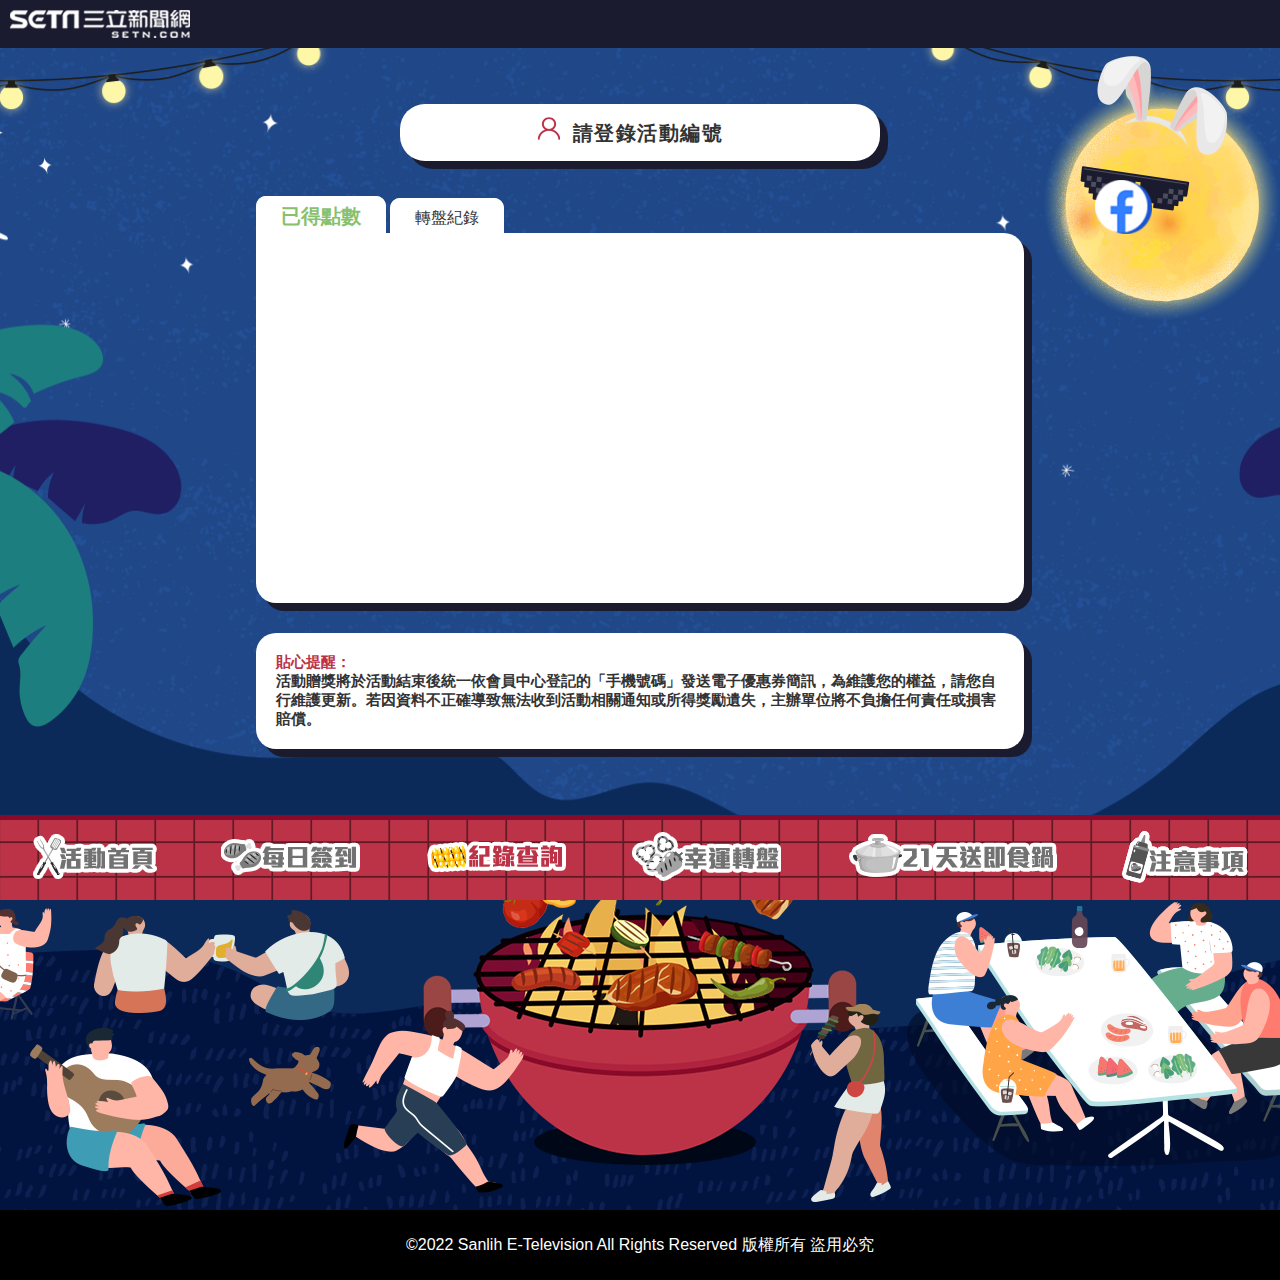
<file: record.html>
<!DOCTYPE html>
<html>
  <head>
    <meta charset="utf-8" />
    <title>看新聞聰明點 中秋大會烤│三立新聞網SETN.com</title>
    <meta name="viewport" content="width=device-width, initial-scale=1.0" />
    <meta name="Title" content="看新聞聰明點 中秋大會烤│三立新聞網SETN.com" />
    <meta
      name="Description"
      content="三立新聞網會員快登入打卡簽到，挑戰「中秋大會烤 」，烤肉烤蝦烤月餅!集更多點數換中秋烤肉禮,集越多 兌越多,看新聞長中秋冷知識，還能換肉肉!"
    />
    <meta
      name="Keywords"
      content="集點、簽到、會員抽獎、會員、每日簽到、點數活動、簽到抽獎、集點抽獎、點、點數、換贈品、轉盤、集蝦幣、三立新聞網、SETN"
    />
    <meta
      property="og:title"
      content="看新聞聰明點 中秋大會烤│三立新聞網SETN.com"
    />
    <meta
      property="og:description"
      content="三立新聞網會員快登入打卡簽到，挑戰「中秋大會烤 」，烤肉烤蝦烤月餅!集更多點數換中秋烤肉禮,集越多 兌越多,看新聞長中秋冷知識，還能換肉肉!"
    />
    <link rel="shortcut icon" href="favicon.ico" />
    <meta
      property="og:image"
      content="https://acts.setn.com/event/2022moontest/images/600x315.jpg"
    />
    <meta
      property="og:url"
      content="https://acts.setn.com/event/2022moontest/record.html"
    />
    <link rel="stylesheet" href="./css/reset.css" />
    <link rel="stylesheet" href="./css/common.css" />
    <link rel="stylesheet" href="./css/animation.css" />
    <link rel="stylesheet" href="./css/record.css" />
    <!-- Start Alexa Certify Javascript -->
    <script type="text/javascript">
      _atrk_opts = {
        atrk_acct: "dMuYi1a8Dy00yP",
        domain: "setn.com",
        dynamic: true,
      };
      (function () {
        var as = document.createElement("script");
        as.type = "text/javascript";
        as.async = true;
        as.src = "https://d31qbv1cthcecs.cloudfront.net/atrk.js";
        var s = document.getElementsByTagName("script")[0];
        s.parentNode.insertBefore(as, s);
      })();
    </script>
    <noscript
      ><img
        src="https://d5nxst8fruw4z.cloudfront.net/atrk.gif?account=dMuYi1a8Dy00yP"
        style="display: none"
        height="1"
        width="1"
        alt=""
    /></noscript>
    <!-- End Alexa Certify Javascript -->
    <!-- Begin comScore Tag -->
    <script>
      var _comscore = _comscore || [];
      _comscore.push({ c1: "2", c2: "20617561" });
      (function () {
        var s = document.createElement("script"),
          el = document.getElementsByTagName("script")[0];
        s.async = true;
        s.src =
          (document.location.protocol == "https:" ? "https://sb" : "http://b") +
          ".scorecardresearch.com/beacon.js";
        el.parentNode.insertBefore(s, el);
      })();
    </script>
    <noscript>
      <img
        src="https://b.scorecardresearch.com/p?c1=2&c2=20617561&cv=2.0&cj=1"
      />
    </noscript>
    <!-- End comScore Tag -->
    <!-- Start GA Certify Javascript -->
    <script>
      (function (i, s, o, g, r, a, m) {
        i["GoogleAnalyticsObject"] = r;
        (i[r] =
          i[r] ||
          function () {
            (i[r].q = i[r].q || []).push(arguments);
          }),
          (i[r].l = 1 * new Date());
        (a = s.createElement(o)), (m = s.getElementsByTagName(o)[0]);
        a.async = 1;
        a.src = g;
        m.parentNode.insertBefore(a, m);
      })(
        window,
        document,
        "script",
        "//www.google-analytics.com/analytics.js",
        "ga"
      );
      ga("create", "UA-37193510-5", "auto");
      ga("send", "pageview");
    </script>
  </head>
  <body>
    <h1>看新聞聰明點 中秋大會烤</h1>
    <!-- Main Content Start -->
    <div class="main" id="app" v-cloak>
      <!-- Setn logo -->
      <nav>
        <div class="header">
          <a href="https://www.setn.com/" target="_blank">
            <img src="images/logo.png" alt="setn三立新聞網" class="logo" />
          </a>
        </div>
      </nav>
      <!-- Main Visual Start -->
      <div class="container">
        <div class="bg-block">
          <div class="bg-icon">
            <div class="content-block">
              <!-- Record Area Start -->
              <section class="record-block">
                <div class="recordbox">
                  <div
                    class="member-info"
                    @mouseover="reloginBtn = true"
                    @mouseleave="reloginBtn = false"
                  >
                    <ul v-show="reloginBtn" onclick="getUserLogin()">
                      <li class="memberber-icon" v-show="user.memberId==''">
                        請登錄活動編號<span></span>
                      </li>
                      <li class="memberber-icon" v-show="user.memberId!=''">
                        重新登錄<span></span>
                      </li>
                    </ul>
                    <ul v-show="!reloginBtn" id="userLoginNumberList">
                      <li
                        id="userLoginNumber"
                        class="memberber-icon"
                        v-show="user.memberId==''"
                      >
                        請登錄活動編號<span></span>
                      </li>
                      <li
                        id="userLoginEventNumber"
                        class="memberber-icon"
                        v-show="user.memberId!=''"
                      >
                        活動編號<span id="userLoginEventNumberValue"></span>
                      </li>
                      <li
                        id="userLoginPoint"
                        class="member-points"
                        v-show="user.memberId!=''"
                      >
                        目前點數<span id="userLoginPointValue"></span>點
                      </li>
                    </ul>
                  </div>
                  <div id="tab-container" class="tab-container">
                    <ul class="etabs">
                      <li class="tab">
                        <a
                          id="UserPointResult"
                          onclick="getUserPointResult()"
                          v-bind:class="[ activetab === 'RECORD' ? 'active' : '' ]"
                          >已得點數</a
                        >
                      </li>
                      <li class="tab">
                        <a
                          id="UserTurnTableResult"
                          onclick="getUserTurnTableResult()"
                          >轉盤紀錄</a
                        >
                      </li>
                    </ul>
                    <div class="Abox" id="Abox">
                      <ul class="Abox-content" id="pointResult"></ul>
                    </div>
                    <div class="Bbox" id="Bbox" style="display: none">
                      <ul class="Bbox-content" id="turnTableResult"></ul>
                    </div>
                  </div>
                  <div class="remind">
                    <p>
                      <span>貼心提醒：</span><br />
                      活動贈獎將於活動結束後統一依會員中心登記的「手機號碼」發送電子優惠券簡訊，為維護您的權益，請您自行維護更新。若因資料不正確導致無法收到活動相關通知或所得獎勵遺失，主辦單位將不負擔任何責任或損害賠償。
                    </p>
                  </div>
                </div>
              </section>
              <div class="moon shakeY">
                <img src="images/moon.png" alt="moon" />
              </div>
              <div class="xtars-page-l">
                <img src="./images/model.png" alt="" />
              </div>
              <div class="xtars-page-r">
                <img src="./images/model.png" alt="" />
              </div>
            </div>
            <div class="bg-bottom"></div>
            <!-- Record Area End -->
          </div>
        </div>
      </div>
      <!--  Main Content End -->
      <!-- Menu Start  -->
      <div class="menu">
        <ul>
          <a href="index.html">
            <li class="menu-home">活動首頁</li>
          </a>
          <a href="dailybonus.html">
            <li class="menu-daily">每日簽到</li>
          </a>
          <a @click.prevent="0">
            <li class="menu-record active">紀錄查詢</li>
          </a>
          <a href="turntable.html">
            <li class="menu-turn">幸運轉盤</li>
          </a>
          <a href="prize.html">
            <li class="menu-prize">21天送即食鍋</li>
          </a>
          <a onclick="popupOpen()">
            <li class="menu-notice">注意事項</li>
          </a>
        </ul>
      </div>
      <!-- Menu End -->
      <!-- Footer Start -->
      <footer>
        <div class="copyrightbox">
          ©2022 Sanlih E-Television All Rights Reserved
          <p class="copyright">版權所有 盜用必究</p>
        </div>
      </footer>
      <!-- Footer End -->
      <!-- Facebook Share -->
      <div class="share-icon">
        <a
          onclick="window.open('https://www.facebook.com/sharer/sharer.php?u=https://acts.setn.com/event/2022moontest/')"
        >
          <img src="images/facebook-share.png" />
        </a>
      </div>
      <div id="fade" class="black_overlay"></div>
      <!-- Notice Page Start -->
      <div class="popup" id="noticepage">
        <div class="popupbox">
          <div class="notice-block">
            <div class="noticebox">
              <div class="closed">
                <a href="#" onclick="popupClosed()">
                  <img src="images/closed.png" />
                </a>
              </div>
              <p class="title">注意事項</p>
              <ul class="page-content">
                <li>
                  1.<b>活動時間9/1-9/30 23:59，點數兌換時間至10/2 23:59</b
                  >，每集滿10點活動點數，可換取【幸運轉盤】遊戲機會1次，不限兌換次數，剩餘點數若不滿10點則不予兌換。全勤獎得獎名單將於活動結束後公告於同活動網址。
                </li>
                <li>
                  2.使用者不得侵入、攔截、修改遊戲程式，或使用各種不當的外掛程式進行遊戲，經本公司判斷不當使用成立時，將不計入遊戲分數且贈品不予發送，並保留法律追訴權。
                </li>
                <li>
                  3.請務必下載《三立新聞網》APP並完成會員資料填寫。本活動所獲得之個人資料僅用於聯繫、商品寄送等用途，參加者同意授權予三立新聞網活動頁所需之個人資料，並同意主辦單位管理本活動、加入三立新聞網APP會員使用。
                </li>
                <li>
                  4.活動贈獎將於活動結束後統一依會員中心登記的「手機號碼」發送得獎通知，為維護您的權益，請您自行維護更新。若因資料不正確導致無法收到活動相關通知或所得獎勵遺失，主辦單位將不負擔任何責任或損害賠償。
                </li>
                <li>
                  5.本活動之活動辦法及相關注意事項均載明於活動網頁中，參加者於參加本活動之同時，即視為已詳閱並同意接受本活動之活動辦法及相關注意事項之規範，如有違反本活動之活動辦法及相關注意事項之行為，主辦單位或三立新聞網除得取消其參加或得獎資格外，並對於任何破壞本活動之行為保留相關權利。
                </li>
                <li>
                  6.參加者應保證其因參加本活動所填寫或提出之資料均為真實且正確，且未冒用或盜用任何第三人之資料。一經主辦單位或三立新聞網發現或經第三人檢舉該等資料有不實或不正確之情事，主辦單位或三立新聞網得取消其參加或得獎資格。若因此致主辦單位或三立新聞網無法通知其得獎訊息時，主辦單位及三立新聞網不負任何責任，如主辦單位或三立新聞網或其他任何第三人因此而受有損害，參加者應負一切相關責任。
                </li>
                <li>
                  7.依稅法規定，得獎價值超過新台幣1,000元以上者，需繳交身分證影本報稅使用，贈品價值超過新台幣20,000元以上，依法須負擔10%機會中獎稅，並於次年度寄發所得稅扣(免)繳憑單；若非中華民國國境內居住之國人（即在中華民國境內居住未達183天之本國人及外國人），不論得獎人所得之金額，須就中獎所得扣繳20%機會中獎稅，扣繳稅款未超過2,000元，免扣繳（外籍人士不適用）；未滿14歲之兒童中獎，視同監護人中獎，由監護人代為領取。得獎者須提供身分證正反面影本供核對備查使用，若得獎人不願意提供資料，則視同放棄得獎資格。
                </li>
                <li>
                  8.本活動所涉及之相關資料及記錄，均以主辦單位或三立新聞網電腦系統所記錄或留存者為準。
                </li>
                <li>
                  9.獎品以實物為準，不得折換現金。如遇產品缺貨或不可抗力之事由，主辦單位有權變更獎品內容，並改由其他等值商品取代，得獎者不得異議。且主辦單位與活動單位就該獎品不負任何維修及保固責任。
                </li>
                <li>
                  10本活動獎品寄送地區僅限台灣地區(包含本島、金門、澎湖、馬祖及台灣政府行政權所及之其他地區)，恕無法寄送至海外。
                </li>
                <li>
                  11.相關活動公告皆以活動網站公告為主，恕不另行通知。主辦單位保有修正、暫停或終止本活動之權利。
                </li>
              </ul>
            </div>
          </div>
        </div>
      </div>
      <!-- Notice Page end -->
      <!-- Login Page Start -->
      <div class="popup" id="popup">
        <div class="popupbox">
          <div class="login-block">
            <div class="closed" onclick="popupClosed()">
              <img src="images/closed.png" />
            </div>
            <div class="loginbox">
              <p class="login-title">請輸入您的會員活動編號</p>
              <input
                type="text"
                v-model="user.inputMemberId"
                maxlength="7"
                id="userNumberInput"
              />
              <div class="summit" onclick="getUserId()">送出</div>
              <span onclick="memberNumber()">Q：會員編號在哪裡</span>
              <div>
                *根據您輸入的「會員編號」相關資料於活動結束後發送得獎通知訊息，請自行維護。按下送出鍵後則無法修改。
              </div>
            </div>
          </div>
        </div>
      </div>
      <!-- Login Page End -->
      <!-- MyID Page Start -->
      <div class="popup" id="iphonepage" v-show="dialog=='MYID'">
        <div class="popupbox">
          <div class="iphonebox">
            <div class="closed">
              <a onclick="popupClosed()">
                <img src="images/closed.png" />
              </a>
            </div>
            <div class="iphone">
              <img src="images/myid.png" />
            </div>
          </div>
        </div>
      </div>
      <!-- MyID Page End -->
    </div>
    <!-- Main Content End -->
    <script src="js/jquery-3.1.1.min.js" type="text/javascript"></script>
    <script src="js/jquery-ui.js" type="text/javascript"></script>
    <script src="js/record.js?12" type="text/javascript"></script>
    <script src="js/vue.min.js" type="text/javascript"></script>
    <script src="js/animateCSS.js" type="text/javascript"></script>
    <script src="js/facebook.js" type="text/javascript"></script>
    <script src="js/cookie.js" type="text/javascript"></script>
  </body>
</html>
</file>
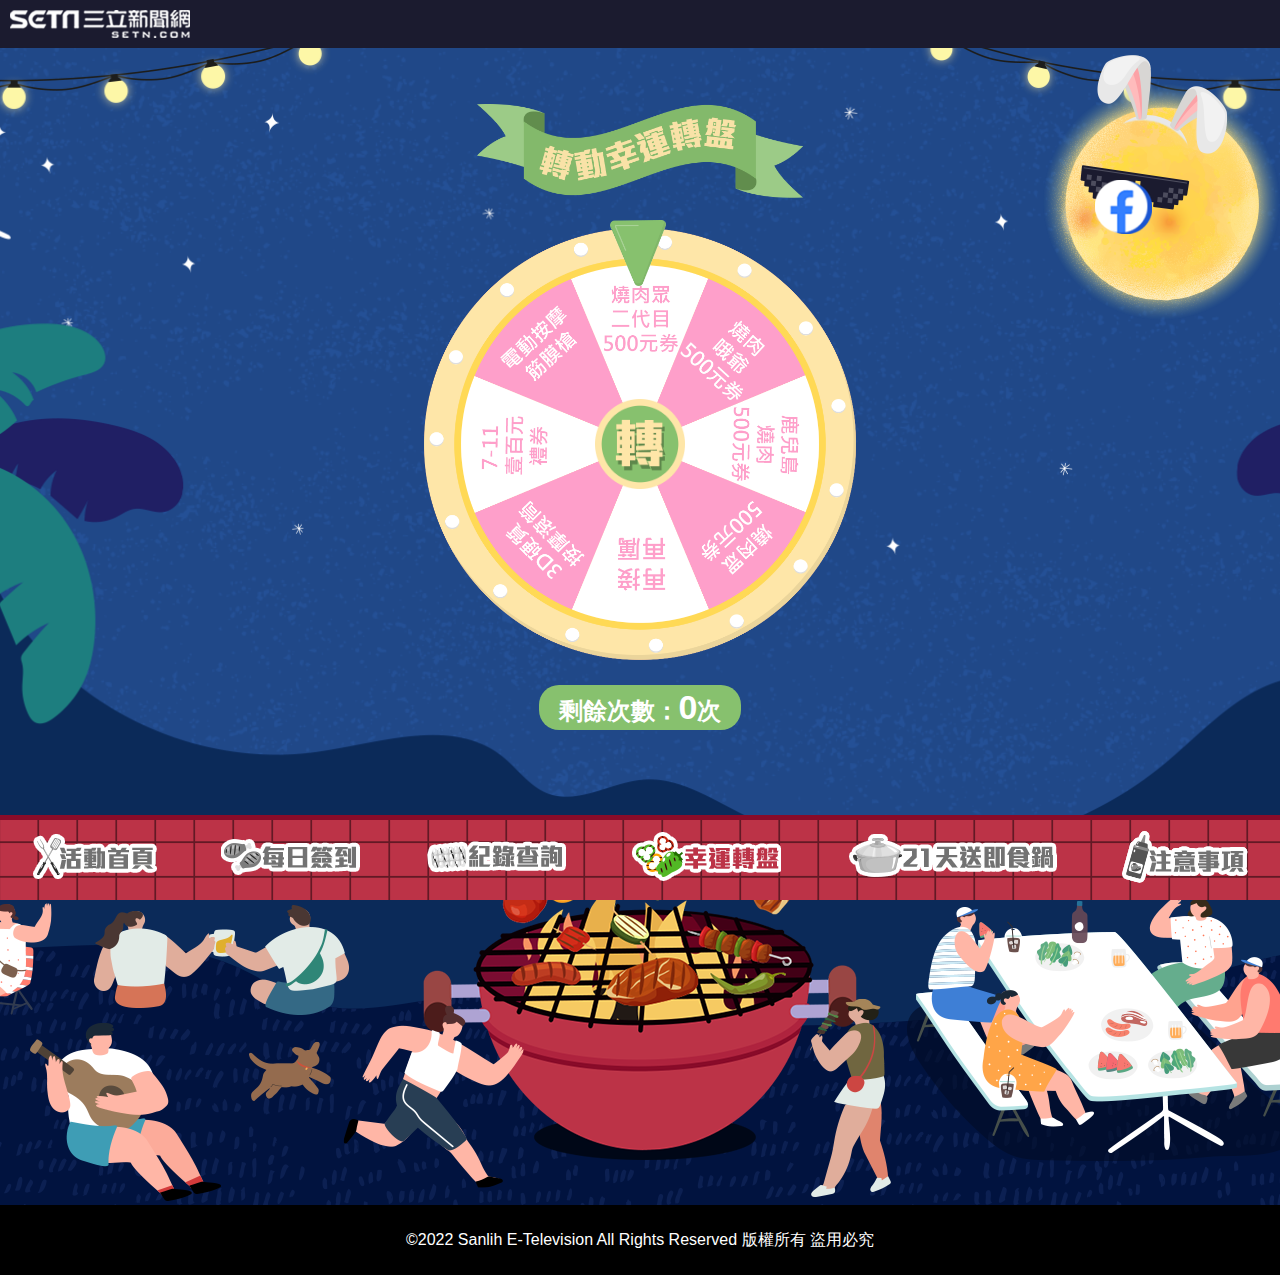
<file: turntable.html>
<!DOCTYPE html>
<html>
  <head>
    <meta charset="utf-8" />
    <title>看新聞聰明點 中秋大會烤│三立新聞網SETN.com</title>
    <meta name="viewport" content="width=device-width, initial-scale=1.0" />
    <meta name="Title" content="看新聞聰明點 中秋大會烤│三立新聞網SETN.com" />
    <meta
      name="Description"
      content="三立新聞網會員快登入打卡簽到，挑戰「中秋大會烤 」，烤肉烤蝦烤月餅!集更多點數換中秋烤肉禮,集越多 兌越多,看新聞長中秋冷知識，還能換肉肉!"
    />
    <meta
      name="Keywords"
      content="集點、簽到、會員抽獎、會員、每日簽到、點數活動、簽到抽獎、集點抽獎、點、點數、換贈品、轉盤、集蝦幣、三立新聞網、SETN"
    />
    <meta
      property="og:title"
      content="看新聞聰明點 中秋大會烤│三立新聞網SETN.com"
    />
    <meta
      property="og:description"
      content="三立新聞網會員快登入打卡簽到，挑戰「中秋大會烤 」，烤肉烤蝦烤月餅!集更多點數換中秋烤肉禮,集越多 兌越多,看新聞長中秋冷知識，還能換肉肉!"
    />
    <link rel="shortcut icon" href="favicon.ico" />
    <meta
      property="og:image"
      content="https://acts.setn.com/event/2022moontest/images/600x315.jpg"
    />
    <meta
      property="og:url"
      content="https://acts.setn.com/event/2022moontest/turntable.html"
    />
    <link rel="stylesheet" href="./css/reset.css" />
    <link rel="stylesheet" href="./css/common.css" />
    <link rel="stylesheet" href="./css/animation.css" />
    <link rel="stylesheet" href="./css/turntable.css" />

    <!-- Start Alexa Certify Javascript -->
    <script type="text/javascript">
      _atrk_opts = {
        atrk_acct: "dMuYi1a8Dy00yP",
        domain: "setn.com",
        dynamic: true,
      };
      (function () {
        var as = document.createElement("script");
        as.type = "text/javascript";
        as.async = true;
        as.src = "https://d31qbv1cthcecs.cloudfront.net/atrk.js";
        var s = document.getElementsByTagName("script")[0];
        s.parentNode.insertBefore(as, s);
      })();
    </script>
    <noscript
      ><img
        src="https://d5nxst8fruw4z.cloudfront.net/atrk.gif?account=dMuYi1a8Dy00yP"
        style="display: none"
        height="1"
        width="1"
        alt=""
    /></noscript>
    <!-- End Alexa Certify Javascript -->
    <!-- Begin comScore Tag -->
    <script>
      var _comscore = _comscore || [];
      _comscore.push({ c1: "2", c2: "20617561" });
      (function () {
        var s = document.createElement("script"),
          el = document.getElementsByTagName("script")[0];
        s.async = true;
        s.src =
          (document.location.protocol == "https:" ? "https://sb" : "http://b") +
          ".scorecardresearch.com/beacon.js";
        el.parentNode.insertBefore(s, el);
      })();
    </script>
    <noscript>
      <img
        src="https://b.scorecardresearch.com/p?c1=2&c2=20617561&cv=2.0&cj=1"
      />
    </noscript>
    <!-- End comScore Tag -->
    <!-- Start GA Certify Javascript -->
    <script>
      (function (i, s, o, g, r, a, m) {
        i["GoogleAnalyticsObject"] = r;
        (i[r] =
          i[r] ||
          function () {
            (i[r].q = i[r].q || []).push(arguments);
          }),
          (i[r].l = 1 * new Date());
        (a = s.createElement(o)), (m = s.getElementsByTagName(o)[0]);
        a.async = 1;
        a.src = g;
        m.parentNode.insertBefore(a, m);
      })(
        window,
        document,
        "script",
        "//www.google-analytics.com/analytics.js",
        "ga"
      );
      ga("create", "UA-37193510-5", "auto");
      ga("send", "pageview");
    </script>
  </head>
  <body>
    <h1>看新聞聰明點 中秋大會烤</h1>
    <!-- Main Content Start -->
    <div class="main" id="app" v-cloak>
      <!-- Setn logo -->
      <nav>
        <div class="header">
          <a href="https://www.setn.com/" target="_blank">
            <img src="images/logo.png" alt="setn三立新聞網" class="logo" />
          </a>
        </div>
      </nav>
      <!-- Main Visual Start -->
      <div class="container">
        <div class="bg-block">
          <div class="bg-icon turntable-area">
            <div class="content-block">
              <!-- Turntable Area Start -->
              <section class="lucky-block">
                <div class="luckybox">
                  <div class="lucky-title">
                    <img src="images/lucky-title.png" />
                  </div>
                  <div class="wheel-block">
                    <!--轉盤html-->
                    <div class="wheel">
                      <div class="wheelBox">
                        <div class="wheelRound" id="wheel">
                          <ul class="wheel-list">
                            <li style="transform: rotate(0deg)">
                              <i></i>
                              <div class="prize">
                                <p>一等獎</p>
                              </div>
                            </li>
                            <li style="transform: rotate(45deg)">
                              <i></i>
                              <div class="prize">
                                <p>二等獎</p>
                              </div>
                            </li>
                            <li style="transform: rotate(90deg)">
                              <i></i>
                              <div class="prize">
                                <p>三等獎</p>
                              </div>
                            </li>
                            <li style="transform: rotate(135deg)">
                              <i></i>
                              <div class="prize">
                                <p>四等獎</p>
                              </div>
                            </li>
                            <li style="transform: rotate(180deg)">
                              <i></i>
                              <div class="prize">
                                <p>五等獎</p>
                              </div>
                            </li>
                            <li style="transform: rotate(225deg)">
                              <i></i>
                              <div class="prize">
                                <p>六等獎</p>
                              </div>
                            </li>
                            <li style="transform: rotate(270deg)">
                              <i></i>
                              <div class="prize">
                                <p>七等獎</p>
                              </div>
                            </li>
                            <li style="transform: rotate(315deg)">
                              <i></i>
                              <div class="prize">
                                <p>八等獎</p>
                              </div>
                            </li>
                          </ul>
                        </div>
                      </div>
                      <div class="wheel-btn">
                        <img src="./images/arrow.png" />
                      </div>
                      <img
                        src="./images/turn-btn.png"
                        alt=""
                        class="submitBtn ft14"
                        shape="round"
                        expand="block"
                        onclick="start()"
                        id="turnOnBtn"
                      />
                    </div>
                  </div>
                  <div class="times-info">
                    <p>剩餘次數：<span id="count">0</span>次</p>
                  </div>
                </div>
              </section>

              <div class="moon shakeY">
                <img src="images/moon.png" alt="moon" />
              </div>
              <div class="xtars-page-l">
                <img src="./images/model.png" alt="" />
              </div>
              <div class="xtars-page-r">
                <img src="./images/model.png" alt="" />
              </div>
            </div>
            <div class="bg-bottom"></div>
            <!-- Turntable Area End -->
          </div>
        </div>
      </div>
      <!-- Main Content End -->
      <!-- Menu Start-->
      <div class="menu">
        <ul>
          <a href="index.html">
            <li class="menu-home">活動首頁</li>
          </a>
          <a href="dailybonus.html">
            <li class="menu-daily">每日簽到</li>
          </a>
          <a href="record.html">
            <li class="menu-record">紀錄查詢</li>
          </a>
          <a @click.prevent="0">
            <li class="menu-turn active">幸運轉盤</li>
          </a>
          <a href="prize.html">
            <li class="menu-prize">21天送即食鍋</li>
          </a>
          <a onclick="popupOpen()">
            <li class="menu-notice">注意事項</li>
          </a>
        </ul>
      </div>
      <!-- Menu End-->
      <!-- Footer Start -->
      <div class="share-icon">
        <a
        >
          <img src="images/facebook-share.png" />
        </a>
      </div>
      <!-- Footer Start -->
      <footer>
        <div class="copyrightbox">
          ©2022 Sanlih E-Television All Rights Reserved
          <p class="copyright">版權所有 盜用必究</p>
        </div>
      </footer>
      <!-- Footer End -->
      <!-- Facebook Share -->
      <div class="share-icon">
        <a
        onclick="window.open('https://www.facebook.com/sharer/sharer.php?u=https://acts.setn.com/event/2022moontest/')"
        >
          <img src="images/facebook-share.png" />
        </a>
      </div>
      <div id="fade" class="black_overlay" style="display: none"></div>
      <!-- Notice Page Start -->
      <div class="popup" id="noticepage" v-show="dialog=='NOTICE'">
        <div class="popupbox">
          <div class="notice-block">
            <div class="noticebox">
              <div class="closed">
                <a href="#" onclick="popupClosed()">
                  <img src="images/closed.png" />
                </a>
              </div>
              <p class="title">注意事項</p>
              <ul class="page-content">
                <li>
                  1.<b>活動時間9/1-9/30 23:59，點數兌換時間至10/2 23:59</b
                  >，每集滿10點活動點數，可換取【幸運轉盤】遊戲機會1次，不限兌換次數，剩餘點數若不滿10點則不予兌換。全勤獎得獎名單將於活動結束後公告於同活動網址。
                </li>
                <li>
                  2.使用者不得侵入、攔截、修改遊戲程式，或使用各種不當的外掛程式進行遊戲，經本公司判斷不當使用成立時，將不計入遊戲分數且贈品不予發送，並保留法律追訴權。
                </li>
                <li>
                  3.請務必下載《三立新聞網》APP並完成會員資料填寫。本活動所獲得之個人資料僅用於聯繫、商品寄送等用途，參加者同意授權予三立新聞網活動頁所需之個人資料，並同意主辦單位管理本活動、加入三立新聞網APP會員使用。
                </li>
                <li>
                  4.活動贈獎將於活動結束後統一依會員中心登記的「手機號碼」發送得獎通知，為維護您的權益，請您自行維護更新。若因資料不正確導致無法收到活動相關通知或所得獎勵遺失，主辦單位將不負擔任何責任或損害賠償。
                </li>
                <li>
                  5.本活動之活動辦法及相關注意事項均載明於活動網頁中，參加者於參加本活動之同時，即視為已詳閱並同意接受本活動之活動辦法及相關注意事項之規範，如有違反本活動之活動辦法及相關注意事項之行為，主辦單位或三立新聞網除得取消其參加或得獎資格外，並對於任何破壞本活動之行為保留相關權利。
                </li>
                <li>
                  6.參加者應保證其因參加本活動所填寫或提出之資料均為真實且正確，且未冒用或盜用任何第三人之資料。一經主辦單位或三立新聞網發現或經第三人檢舉該等資料有不實或不正確之情事，主辦單位或三立新聞網得取消其參加或得獎資格。若因此致主辦單位或三立新聞網無法通知其得獎訊息時，主辦單位及三立新聞網不負任何責任，如主辦單位或三立新聞網或其他任何第三人因此而受有損害，參加者應負一切相關責任。
                </li>
                <li>
                  7.依稅法規定，得獎價值超過新台幣1,000元以上者，需繳交身分證影本報稅使用，贈品價值超過新台幣20,000元以上，依法須負擔10%機會中獎稅，並於次年度寄發所得稅扣(免)繳憑單；若非中華民國國境內居住之國人（即在中華民國境內居住未達183天之本國人及外國人），不論得獎人所得之金額，須就中獎所得扣繳20%機會中獎稅，扣繳稅款未超過2,000元，免扣繳（外籍人士不適用）；未滿14歲之兒童中獎，視同監護人中獎，由監護人代為領取。得獎者須提供身分證正反面影本供核對備查使用，若得獎人不願意提供資料，則視同放棄得獎資格。
                </li>
                <li>
                  8.本活動所涉及之相關資料及記錄，均以主辦單位或三立新聞網電腦系統所記錄或留存者為準。
                </li>
                <li>
                  9.獎品以實物為準，不得折換現金。如遇產品缺貨或不可抗力之事由，主辦單位有權變更獎品內容，並改由其他等值商品取代，得獎者不得異議。且主辦單位與活動單位就該獎品不負任何維修及保固責任。
                </li>
                <li>
                  10本活動獎品寄送地區僅限台灣地區(包含本島、金門、澎湖、馬祖及台灣政府行政權所及之其他地區)，恕無法寄送至海外。
                </li>
                <li>
                  11.相關活動公告皆以活動網站公告為主，恕不另行通知。主辦單位保有修正、暫停或終止本活動之權利。
                </li>
              </ul>
            </div>
          </div>
        </div>
      </div>
      <!-- Notice Page End -->
      <!-- Login Page Start -->
      <div class="popup" id="popup" style="display: none">
        <div class="popupbox">
          <div class="login-block">
            <div class="closed" onclick="popupClosed()">
              <img src="images/closed.png" />
            </div>
            <div class="loginbox">
              <p class="login-title">請輸入您的會員活動編號</p>
              <input
                type="text"
                v-model="user.inputMemberId"
                maxlength="7"
                id="userNumberInput"
              />
              <div class="summit" onclick="getUserId()">送出</div>
              <span onclick="memberNumber()">Q：會員編號在哪裡</span>
              <div>
                *根據您輸入的「會員編號」相關資料於活動結束後發送得獎通知訊息，請自行維護。按下送出鍵後則無法修改。
              </div>
            </div>
          </div>
        </div>
      </div>
      <!-- Login Page End -->
      <!-- MyID Page Start -->
      <div class="popup" id="iphonepage" style="display: none">
        <div class="popupbox">
          <div class="iphonebox">
            <div class="closed">
              <a onclick="popupClosed()">
                <img src="images/closed.png" />
              </a>
            </div>
            <div class="iphone">
              <img src="images/myid.png" />
            </div>
          </div>
        </div>
      </div>
      <!-- MyID Page End -->
    </div>
    <!-- Main Content End -->
    <script src="js/jquery-3.1.1.min.js" type="text/javascript"></script>
    <script src="js/jquery-ui.js" type="text/javascript"></script>
    <script src="js/turntable.js" type="text/javascript"></script>
    <script src="js/vue.min.js" type="text/javascript"></script>
    <script src="js/animateCSS.js" type="text/javascript"></script>
    <script src="js/facebook.js" type="text/javascript"></script>
    <script src="js/cookie.js" type="text/javascript"></script>
  </body>
</html>
</file>
<file: css/common.css>
/* 
 * 套版使用
*/
[v-cloak] {
  display: none;
}

:root{
  --colorWhite:#fff;
  --colorBlack:#303030;
  --colorLakeblue:#31d4d6;
  --colorMoon:#eaea5d;
  --colorLightgreen:#87c16e;
  --colorPink:#fe9fca;
  --colorImportant:#bc3347;
  --colorMainblue:#0b2a59;
  --colorOrange:#eb5f36;
  --dailyColor01:#ffd955;
  --dailyColor02:#fee6a8;
  --shadowOut:#1b1b2f 8px 8px 0px;
}

.share-icon{
  position: absolute;
  top:20%;
  right:10%;
  z-index: 99;
  cursor: pointer;
}

.share-icon img{
  max-width: 57px;
}

/* Header Style */

nav{
  background-color: #1b1b2f;
  padding:10px;
  width:100%;
}

nav .header{
  margin: auto;
}

.logo{
  width:180px;
}

/* Menu Style */

.menu{
  background: url(../images/bg-nav.png)repeat-x;
  line-height: 57px;
  margin: auto;
  color:#fff;
  font-size: 18px;
  width: 100%;
  position: fixed;
  bottom:0;
  z-index: 999;
}

.menu ul{
  display: flex;
  justify-content: space-around;
  align-items: center;
  max-width: 1280px;
  height:85px;
  margin: auto;
}

.menu ul a li{
  cursor: pointer;
  font-size: 0.0000000000001em;
  height:55px;

}
.menu ul a .menu-home{
  background: url(../images/nav-bar.png)no-repeat 0px 0px;
  width:125px;
}

.menu ul a .menu-home:hover{
  background: url(../images/nav-bar.png)no-repeat 0px -70px;
}

.menu ul a .menu-daily{
  background: url(../images/nav-bar.png)no-repeat -155px 0px;
  width:140px;
}

.menu ul a .menu-daily:hover{
  background: url(../images/nav-bar.png)no-repeat -155px -70px;
}

.menu ul a .menu-record{
  background: url(../images/nav-bar.png)no-repeat -321px 0px;
  width:140px;
}

.menu ul a .menu-record:hover{
  background: url(../images/nav-bar.png)no-repeat -321px -70px;
}

.menu ul a .menu-turn{
  background: url(../images/nav-bar.png)no-repeat -488px 0px;
  width:151px;
}

.menu ul a .menu-turn:hover{
  background: url(../images/nav-bar.png)no-repeat -488px -70px;
}

.menu ul a .menu-prize{
  background: url(../images/nav-bar.png)no-repeat -675px 0px;
  width:212px;
}

.menu ul a .menu-prize:hover{
  background: url(../images/nav-bar.png)no-repeat -675px -70px;
}

.menu ul a .menu-notice{
  background: url(../images/nav-bar.png)no-repeat -917px 0px;
  width:126px;
}

.menu ul a .menu-notice:hover{
  background: url(../images/nav-bar.png)no-repeat -917px -70px;
}

.menu ul a .menu-home.active{
  background: url(../images/nav-bar.png)no-repeat 0px -70px;
}
.menu ul a .menu-daily.active{
  background: url(../images/nav-bar.png)no-repeat -155px -70px;
}
.menu ul a .menu-record.active{
  background: url(../images/nav-bar.png)no-repeat -321px -70px;
}
.menu ul a .menu-turn.active{
  background: url(../images/nav-bar.png)no-repeat -488px -70px;
}
.menu ul a .menu-prize.active{
  background: url(../images/nav-bar.png)no-repeat -675px -70px;
}

/* Footer Style */

footer .copyrightbox {
  background-color: #000;
  width: 100%;
  text-align: center;
  color: var(--colorWhite);
  line-height: 70px;
  font-size: 16px;
}

.copyright {
  display: inline-block;
}

/* Common Style */

.visual-mobile{
  display: none;
}

.main{
  overflow: hidden;
}

.container{
  width: 100%;
  height:auto;
  padding: 0;
  margin: 0;
  overflow: hidden;
}

.content-block{
  width: 100%;
  max-width: 1440px;
  margin:auto;
  position: relative;
}

.bg-block{
  background: url(../images/bg-filter.png)#204888 repeat center;
  background-size: cover;
}

.bg-icon{
  background: url(../images/bg-icon.png)no-repeat top;
  background-size:cover;
}

.bg-bottom{
  background: url(../images/bg-bottom.png)no-repeat bottom;
  background-size:auto auto;
  height: 353px;
  margin-top:48px;
  position: relative;
}

.moon{
  max-width: 237px;
  position: absolute;
  top:1%;
  right:9%;
}

.xtars-l{
  max-width: 437px;
  position: absolute;
  top:50%;
  left:0;
}

.xtars-r{
  max-width: 437px;
  position: absolute;
  top:50%;
  right:0;
}

.xtars-page-l{
  width:26%;
  position: absolute;
  top:50%;
  left:0;
}

.xtars-page-l img,.xtars-page-r img{
  max-width: 437px;
  margin: auto;
}

.xtars-page-r{
  width:26%;
  position: absolute;
  top:50%;
  right:0;
}

/* popup common style */

.black_overlay {
  position: fixed;
  top: 0%;
  left: 0%;
  width: 100%;
  height: 100%;
  background-color: black;
  z-index: 10000;
  -moz-opacity: 0.8;
  opacity: .80;
  filter: alpha(opacity=80);
  display: block;
}

.popup {
  position: fixed;
  top: 0%;
  left: 0%;
  width: 100%;
  height: 100%;
  z-index: 10000;
  display: block;
}

.popupbox{
  justify-content: center;
  align-items: center;
  display: flex;
  width: 90%;
  height: 100%;
  margin: 0 auto;
}

/* Login Button Style */

.member-info{
  background-color: #fff;
  border-radius: 25px;
  width:98%;
  max-width: 480px;
  line-height: 50px;
  margin-bottom:20px;
  display: inline-block;
  box-shadow: var(--shadowOut);
  cursor: pointer;
}

.member-info ul{
  display: flex;
  justify-content: center;
  align-items: center;
  font-weight: bold;
  flex-wrap: wrap;
  letter-spacing: 1.5px;
  padding:10px 0;
  line-height: 35px;
}

.member-info ul li{
  font-size:20px;
  position: relative;
}

.member-info ul li span{
  font-size:26px;
  color:var(--colorImportant);
}

.member-info ul .memberber-icon{
  padding-right:20px;
}

.memberber-icon::before{
  content: url(../images/member-icon.png);
  padding-right:5px;
}

.member-points::before{
  background-color: var(--colorImportant);
  border-radius: 50%;
  color:var(--colorWhite);
  content:"P";
  padding:2px 8px;
  font-size: 20px;
  margin-right:5px;
}

/* Login Page Style */

.login-block{
  position: relative;
  background-color: #fff;
  border-radius: 20px;
  max-width: 375px;
  width:100%;
  height:auto;
  text-align: center;
  box-sizing: border-box;
}

.loginbox{
  max-width: 263px;
  padding:25px 30px;
  box-sizing: content-box;
  margin:auto;
}

.login-title{
  font-size:22px;
  font-weight: bold;
  padding:45px 0 15px 0;

}

.loginbox input{
  display: inline-block;
  outline: none;
  border: #d5d5d5 1px solid;
  padding:5px 0px;
  max-width: 245px;
  width:100%;
  box-shadow: none;
}

.summit{
  background-color: var(--colorMainblue);
  color:#fff;
  border-radius: 5px;
  padding:5px 0;
  font-size:18px;
  margin:15px;
  font-weight: bold;
  cursor: pointer;
}

.loginbox span{
  text-decoration: underline;
  padding:5px 0 15px 0;
  display: block;
  cursor: pointer;
}

/* scrollbar hidden */
.noticebox::-webkit-scrollbar,.black_overlaye::-webkit-scrollbar,.exambox::-webkit-scrollbar,
.Abox-content::-webkit-scrollbar,.Bbox-content::-webkit-scrollbar{
  display: none;
}
/* scrollbar hidden */
.noticebox,.black_overlaye,.exambox,.Abox-content,.Bbox-content{
  -ms-overflow-style: none;
  overflow: auto;
}

/* notice page style */

.noticebox{
  position: relative;
  background-color: #fff;
  border-radius: 20px;
  max-width: 580px;
  height:66vh;
  text-align: center;
}

.closed {
  position: absolute;
  top:10px;
  right:10px;
  max-width: 31px;
  cursor: pointer;
}

.title{
  border-bottom: 1px solid #d5d5d5;
  text-align: center;
  padding-top:45px;
  padding-bottom: 5px;
  font-size:24px;
  font-weight: bold;
  max-width: 375px;
  margin: auto;
  
}

.page-content{
  padding:25px 30px;
  text-align: left;
  line-height: 25px;
}

.page-content b{
  color:#2656a3;
}

.iphonebox{
  position: relative;
  margin: auto;
}

.iphone{
  width: 75%;
  margin: auto;
}

.iphone img{
  max-width: 343px;
}


@media only screen and (max-width: 1280px) {

.xtars-l{
  left:-10%;
}
  
.xtars-r{
  right:-10%;
}

.xtars-page-l,.xtars-page-r{
  display: none;
}

.moon{
  right:0%;
}

}

@media only screen and (max-width: 1080px) {

.content-block .main-visual{
  width:95%;
  padding-top:25%;
}

.content-block .signbox,.content-block .record-block,.content-block .prizebox{
  padding-top:25%;
}

.bg-icon {
  background: url(../images/bg-icon-m.png)no-repeat top;
  background-size: contain;
}

.bg-bottom {
  background: url(../images/bg-bottom-m.png)no-repeat center;
  background-size: cover;
  height:747px;
  margin-top: -605px;;
}

.bg-block .dailybouns-area .bg-bottom,
.bg-block .turntable-area .bg-bottom,
.bg-block .prize-area .bg-bottom{
  margin-top: -605px;
}

.xtars-l,.xtars-page-l{
  display: block;
  width: 98%;
  position: initial;
  margin: auto;
}
 
.xtars-r,.xtars-page-r{
  display: none;
}

.moon{
  width:25%;
}

.share-icon{
  right:0;
  top:70%;
  position: fixed;
}


}

@media only screen and (max-width: 960px) {

.main .menu ul a li,.main .menu ul a li.active,.main .menu ul a li:hover{
  background: unset;
  width: 100%;
  height: auto;
}

.main .menu ul a .menu-home.active,
.main .menu ul a .menu-daily.active,
.main .menu ul a .menu-record.active,
.main .menu ul a .menu-turn.active,
.main .menu ul a .menu-prize.active{
  color:var(--colorMoon);
}

.main .menu ul{
  width: 100%;
  flex-wrap: wrap;
  font-weight: bold;
}

.main .menu ul a li{
  font-size: 20px;
}

.menu{
  line-height: 40px;
  font-size:16px;
}

.menu ul a {
  width:33%;
  text-align: center;
}

}

@media only screen and (max-width: 480px) {

footer .copyrightbox {
  line-height: 22px;
  padding:10px 0;
}


}
</file>
<file: css/animation.css>
@-webkit-keyframes bounceIndown {
  0%, 60%, 75%, 90%, 100% {
    -webkit-transition-timing-function: cubic-bezier(0.215, 0.610, 0.355, 1.000);
            transition-timing-function: cubic-bezier(0.215, 0.610, 0.355, 1.000);
  }

  0% {
    opacity: 0;
    -webkit-transform: translate3d(0, -3000px, 0);
            transform: translate3d(0, -3000px, 0);
  }

  60% {
    opacity: 1;
    -webkit-transform: translate3d(0, 25px, 0);
            transform: translate3d(0, 25px, 0);
  }

  75% {
    -webkit-transform: translate3d(0, -10px, 0);
            transform: translate3d(0, -10px, 0);
  }

  90% {
    -webkit-transform: translate3d(0, 5px, 0);
            transform: translate3d(0, 5px, 0);
  }

  100% {
    -webkit-transform: none;
            transform: none;
  }
}

@keyframes bounceIndown {
  0%, 60%, 75%, 90%, 100% {
    -webkit-transition-timing-function: cubic-bezier(0.215, 0.610, 0.355, 1.000);
            transition-timing-function: cubic-bezier(0.215, 0.610, 0.355, 1.000);
  }

  0% {
    opacity: 0;
    -webkit-transform: translate3d(0, -3000px, 0);
            transform: translate3d(0, -3000px, 0);
  }

  60% {
    opacity: 1;
    -webkit-transform: translate3d(0, 25px, 0);
            transform: translate3d(0, 25px, 0);
  }

  75% {
    -webkit-transform: translate3d(0, -10px, 0);
            transform: translate3d(0, -10px, 0);
  }

  90% {
    -webkit-transform: translate3d(0, 5px, 0);
            transform: translate3d(0, 5px, 0);
  }

  100% {
    -webkit-transform: none;
            transform: none;
  }
}

.bounceIndown {
-webkit-animation-name: bounceIndown;
      animation-name: bounceIndown;
      -webkit-animation-duration: 1.5s;
      animation-duration: 1.5s;
}

@-webkit-keyframes shakeY {
  20% {
    -webkit-transform: rotate3d(1, 0.5, 1, 0deg);
            transform: rotate3d(1, 0.5, 1, 0deg);
  }

  40% {
    -webkit-transform: rotate3d(0,1, 1, -30deg);
            transform: rotate3d(0, 1, 1, -30deg);
  }

  60% {
    -webkit-transform: rotate3d(1, 0, 1, 15deg);
            transform: rotate3d(1, 0, 1, 15deg);
  }

  80% {
    -webkit-transform: rotate3d(0, 1, 1, -30deg);
            transform: rotate3d(0,1, 1, -30deg);
  }

  100% {
    -webkit-transform: rotate3d(0, 0, 1, 0deg);
            transform: rotate3d(0, 0, 1, 0deg);
  }
}

@keyframes shakeY {
  20% {
    -webkit-transform: rotate3d(0, 0, 1, 5deg);
            transform: rotate3d(0, 0, 1, 5deg);
  }

  40% {
    -webkit-transform: rotate3d(0,0, 0, 10deg);
            transform: rotate3d(0,0, 0, 10deg);
  }

  60% {
    -webkit-transform: rotate3d(1, 0, 1, 15deg);
            transform: rotate3d(1, 0, 1, 15deg);
  }

  80% {
    -webkit-transform: rotate3d(0, 0, 0, 0deg);
            transform: rotate3d(0,0, 0,0deg);
  }

  100% {
    -webkit-transform: rotate3d(0, 0, 0, 0deg);
            transform: rotate3d(0, 0, 0, 0deg);
  }
}

.shakeY {
-webkit-transform-origin: bottom top;
-ms-transform-origin: bottom top;
    transform-origin: bottom top;
-webkit-animation-name: shakeY;
        animation-name: shakeY;

animation-iteration-count: infinite;
-webkit-animation-iteration-count: infinite;

animation-duration: 2.5s;	
-webkit-animation-duration: 2.5s;
}


@-webkit-keyframes overturn {
  0% {
    -webkit-transform: perspective(400px) rotate3d(0, 1, 0, 90deg);
            transform: perspective(400px) rotate3d(0, 1, 0, 90deg);
    -webkit-transition-timing-function: ease-in;
            transition-timing-function: ease-in;
    opacity: 0;
  }

  40% {
    -webkit-transform: perspective(400px) rotate3d(0, 1, 0, -20deg);
            transform: perspective(400px) rotate3d(0, 1, 0, -20deg);
    -webkit-transition-timing-function: ease-in;
            transition-timing-function: ease-in;
  }

  60% {
    -webkit-transform: perspective(400px) rotate3d(0, 1, 0, 10deg);
            transform: perspective(400px) rotate3d(0, 1, 0, 10deg);
    opacity: 1;
  }

  80% {
    -webkit-transform: perspective(400px) rotate3d(0, 1, 0, -5deg);
            transform: perspective(400px) rotate3d(0, 1, 0, -5deg);
  }

  100% {
    -webkit-transform: perspective(400px);
            transform: perspective(400px);
  }
}

@keyframes overturn {
  0% {
    -webkit-transform: perspective(400px) rotate3d(0, 1, 0, 90deg);
            transform: perspective(400px) rotate3d(0, 1, 0, 90deg);
    -webkit-transition-timing-function: ease-in;
            transition-timing-function: ease-in;
    opacity: 0;
  }

  40% {
    -webkit-transform: perspective(400px) rotate3d(0, 1, 0, -20deg);
            transform: perspective(400px) rotate3d(0, 1, 0, -20deg);
    -webkit-transition-timing-function: ease-in;
            transition-timing-function: ease-in;
  }

  60% {
    -webkit-transform: perspective(400px) rotate3d(0, 1, 0, 10deg);
            transform: perspective(400px) rotate3d(0, 1, 0, 10deg);
    opacity: 1;
  }

  80% {
    -webkit-transform: perspective(400px) rotate3d(0, 1, 0, -5deg);
            transform: perspective(400px) rotate3d(0, 1, 0, -5deg);
  }

  100% {
    -webkit-transform: perspective(400px);
            transform: perspective(400px);
            opacity: 1;
  }
}

.overturn {
  -webkit-backface-visibility: visible !important;
        backface-visibility: visible !important;
  -webkit-animation-name: overturn;
        animation-name: overturn;
        animation-duration: 1.5s;
}

@keyframes slideDown {
  0% { opacity: 0;}   
  100% { opacity: 0.65;}
}

@keyframes fadeInLeft {
 0% {opacity: 0;transform: translateX(-10px);}
 100% {opacity: 1;transform: translateX(0);}
}   


@keyframes float {
0% {
  transform: translateY(0%);	
}
50% {
  transform: translateY(12%);	
}	
100% {
  transform: translateY(0%);
}			
}

@-webkit-keyframes float {
0% {
  -webkit-transform: translateY(0%);	
}
50% {
  -webkit-transform: translateY(15%);	
}	
100% {
  -webkit-transform: translateY(0%);
}			
}

@-webkit-keyframes bounceleft {
  0%, 60%, 75%, 90%, 100% {
    -webkit-transition-timing-function: cubic-bezier(0.215, 0.610, 0.355, 1.000);
            transition-timing-function: cubic-bezier(0.215, 0.610, 0.355, 1.000);
  }

  0% {
    opacity: 0;
    -webkit-transform: translate3d(-3000px, 0, 0);
            transform: translate3d(-3000px, 0, 0);
  }

  60% {
    opacity: 1;
    -webkit-transform: translate3d(25px, 0, 0);
            transform: translate3d(25px, 0, 0);
  }

  75% {
    -webkit-transform: translate3d(-10px, 0, 0);
            transform: translate3d(-10px, 0, 0);
  }

  90% {
    -webkit-transform: translate3d(5px, 0, 0);
            transform: translate3d(5px, 0, 0);
  }

  100% {
    -webkit-transform: none;
            transform: none;
  }
}

@keyframes bounceleft {
0%, 60%, 75%, 90%, 100% {
  -webkit-transition-timing-function: cubic-bezier(0.215, 0.610, 0.355, 1.000);
          transition-timing-function: cubic-bezier(0.215, 0.610, 0.355, 1.000);
}

0% {
  opacity: 0;
  -webkit-transform: translate3d(-3000px, 0, 0);
          transform: translate3d(-3000px, 0, 0);
}

60% {
  opacity: 1;
  -webkit-transform: translate3d(25px, 0, 0);
          transform: translate3d(25px, 0, 0);
}

75% {
  -webkit-transform: translate3d(-10px, 0, 0);
          transform: translate3d(-10px, 0, 0);
}

90% {
  -webkit-transform: translate3d(5px, 0, 0);
          transform: translate3d(5px, 0, 0);
}

100% {
  -webkit-transform: none;
          transform: none;
}
}

.bounceleft {
-webkit-animation-name: bounceleft;
      animation-name: bounceleft;
      -webkit-animation-duration: 1s;
      animation-duration: 1s;
}

@-webkit-keyframes bounceright {
  0%, 60%, 75%, 90%, 100% {
    -webkit-transition-timing-function: cubic-bezier(0.215, 0.610, 0.355, 1.000);
            transition-timing-function: cubic-bezier(0.215, 0.610, 0.355, 1.000);
  }

  0% {
    opacity: 0;
    -webkit-transform: translate3d(3000px, 0, 0);
            transform: translate3d(3000px, 0, 0);
  }

  60% {
    opacity: 1;
    -webkit-transform: translate3d(-25px, 0, 0);
            transform: translate3d(-25px, 0, 0);
  }

  75% {
    -webkit-transform: translate3d(10px, 0, 0);
            transform: translate3d(10px, 0, 0);
  }

  90% {
    -webkit-transform: translate3d(-5px, 0, 0);
            transform: translate3d(-5px, 0, 0);
  }

  100% {
    -webkit-transform: none;
            transform: none;
  }
}

@keyframes bounceright {
0%, 60%, 75%, 90%, 100% {
  -webkit-transition-timing-function: cubic-bezier(0.215, 0.610, 0.355, 1.000);
          transition-timing-function: cubic-bezier(0.215, 0.610, 0.355, 1.000);
}

0% {
  opacity: 0;
  -webkit-transform: translate3d(3000px, 0, 0);
          transform: translate3d(3000px, 0, 0);
}

60% {
  opacity: 1;
  -webkit-transform: translate3d(-25px, 0, 0);
          transform: translate3d(-25px, 0, 0);
}

75% {
  -webkit-transform: translate3d(10px, 0, 0);
          transform: translate3d(10px, 0, 0);
}

90% {
  -webkit-transform: translate3d(-5px, 0, 0);
          transform: translate3d(-5px, 0, 0);
}

100% {
  -webkit-transform: none;
          transform: none;
}
}

.bounceright {
-webkit-animation-name: bounceright;
      animation-name: bounceright;
      -webkit-animation-duration: 1.3s;
      animation-duration: 1.3s;

}

.turnon{
        -webkit-animation-name: turnon;
        animation-name: turnon;
        animation-duration: 1s;	
-webkit-animation-duration: 1s;
        animation-iteration-count: 1;
        -webkit-animation-iteration-count: 1;
}

.turn1{ 
        -webkit-animation-name: turnon1;
        animation-name: turnon1;
        animation-duration: .4s;	
        -webkit-animation-duration: .4s;
        animation-iteration-count: 1;
        -webkit-animation-iteration-count: 1;
}
.turn2{ 
        -webkit-animation-name: turnon2;
        animation-name: turnon2;
        animation-duration: .7s;	
        -webkit-animation-duration: .7s;
        animation-iteration-count: 1;
        -webkit-animation-iteration-count: 1;
}

.turn3{ 
        -webkit-animation-name: turnon3;
        animation-name: turnon3;
        animation-duration: 1s;	
        -webkit-animation-duration: 1s;
        animation-iteration-count: 1;
        -webkit-animation-iteration-count: 1;
}

.turn4{ 
        -webkit-animation-name: turnon4;
        animation-name: turnon4;
        animation-iteration-count: 1;
        -webkit-animation-iteration-count: 1;
        animation-duration: 1.4s;	
        -webkit-animation-duration: 1.4s;
        -webkit-transform: rotate(180deg);
        transform: rotate(180deg);
}

.turn5{ 
        -webkit-animation-name: turnon5;
        animation-name: turnon5;
        animation-iteration-count: 1;
        -webkit-animation-iteration-count: 1;
        animation-duration: 1.7s;	
        -webkit-animation-duration: 1.7s;
}

.reward1{
        -webkit-animation-name: reward0;
        animation-name: reward0;
        animation-iteration-count: 1;
        -webkit-animation-iteration-count: 1;
        animation-duration: 4s;	
        -webkit-animation-duration: 4s;
        -webkit-transform: rotate(360deg);
        transform: rotate(360deg);
}
.reward2{
        -webkit-animation-name: reward1;
        animation-name: reward1;
        animation-iteration-count: 1;
        -webkit-animation-iteration-count: 1;
        animation-duration: 3.5s;	
        -webkit-animation-duration: 3.5s;
        -webkit-transform: rotate(315deg);
        transform: rotate(315deg);
}
.reward3{
        -webkit-animation-name: reward2;
        animation-name: reward2;
        animation-iteration-count: 1;
        -webkit-animation-iteration-count: 1;
        animation-duration: 3.5s;	
        -webkit-animation-duration: 3.5s;
        -webkit-transform: rotate(270deg);
        transform: rotate(270deg);
}
.reward4{
        -webkit-animation-name: reward3;
        animation-name: reward3;
        animation-iteration-count: 1;
        -webkit-animation-iteration-count: 1;
        animation-duration: 3s;	
        -webkit-animation-duration: 3s;
        -webkit-transform: rotate(2250deg);
        transform: rotate(225deg);
}
.reward5{
        -webkit-animation-name: reward4;
        animation-name: reward4;
        animation-iteration-count: 1;
        -webkit-animation-iteration-count: 1;
        animation-duration: 2.7s;	
        -webkit-animation-duration: 3.7s;
        -webkit-transform: rotate(180deg);
        transform: rotate(180deg);
}
.reward6{
        -webkit-animation-name: reward5;
        animation-name: reward5;
        animation-iteration-count: 1;
        -webkit-animation-iteration-count: 1;
        animation-duration: 2.7s;	
        -webkit-animation-duration: 2.7s;
        -webkit-transform: rotate(135deg);
        transform: rotate(135deg);
}
.reward7{
        -webkit-animation-name: reward6;
        animation-name: reward6;
        animation-iteration-count: 1;
        -webkit-animation-iteration-count: 1;
        animation-duration: 2.1s;	
        -webkit-animation-duration: 2.1s;
        -webkit-transform: rotate(90deg);
        transform: rotate(90deg);
}
.reward8{
        -webkit-animation-name: reward7;
        animation-name: reward7;
        animation-iteration-count: 1;
        -webkit-animation-iteration-count: 1;
        animation-duration: 1.5s;	
        -webkit-animation-duration: 1.5s;
        -webkit-transform: rotate(45deg);
        transform: rotate(45deg);
}

@-webkit-keyframes turnon {
  0% {
    -webkit-transform: rotate(0deg);
            transform: rotate(0deg);
  }

  12.5% {
      -webkit-transform: rotate(45deg);
              transform: rotate(45deg);
    }

  25% {
  -webkit-transform: rotate(90deg);
          transform: rotate(90deg);
  }

  37.5% {
  -webkit-transform: rotate(135deg);
          transform: rotate(135deg);
  }

  50% {
  -webkit-transform: rotate(180deg);
          transform: rotate(180deg);
  }

  67.5% {
  -webkit-transform: rotate(225deg);
          transform: rotate(225deg);
  }

  80% {
      -webkit-transform: rotate(270deg);
              transform: rotate(270deg);
  }

  92.5% {
      -webkit-transform: rotate(315deg);
              transform: rotate(315deg);
  }
  
  100% {
    -webkit-transform: rotate(360deg);
            transform: rotate(360deg);
  }

}

@keyframes turnon {
  0% {
      -webkit-transform: rotate(0deg);
              transform: rotate(0deg);
    }

    12.5% {
        -webkit-transform: rotate(45deg);
                transform: rotate(45deg);
      }

    25% {
    -webkit-transform: rotate(90deg);
            transform: rotate(90deg);
    }

    37.5% {
    -webkit-transform: rotate(135deg);
            transform: rotate(135deg);
    }

    50% {
    -webkit-transform: rotate(180deg);
            transform: rotate(180deg);
    }

    67.5% {
    -webkit-transform: rotate(225deg);
            transform: rotate(225deg);
    }

    80% {
        -webkit-transform: rotate(270deg);
                transform: rotate(270deg);
    }

    92.5% {
        -webkit-transform: rotate(315deg);
                transform: rotate(315deg);
    }
    
    100% {
      -webkit-transform: rotate(360deg);
              transform: rotate(360deg);
    }
}
@-webkit-keyframes turnon1 {
  0% {
      -webkit-transform: rotate(0deg);
              transform: rotate(0deg);
    }

    12.5% {
        -webkit-transform: rotate(45deg);
                transform: rotate(45deg);
      }

    25% {
    -webkit-transform: rotate(90deg);
            transform: rotate(90deg);
    }

    37.5% {
    -webkit-transform: rotate(135deg);
            transform: rotate(135deg);
    }

    50% {
    -webkit-transform: rotate(180deg);
            transform: rotate(180deg);
    }

    67.5% {
    -webkit-transform: rotate(225deg);
            transform: rotate(225deg);
    }

    80% {
        -webkit-transform: rotate(270deg);
                transform: rotate(270deg);
    }

    92.5% {
        -webkit-transform: rotate(315deg);
                transform: rotate(315deg);
    }
    
    100% {
      -webkit-transform: rotate(360deg);
              transform: rotate(360deg);
    }

}

@keyframes turnon1 {
  0% {
      -webkit-transform: rotate(0deg);
              transform: rotate(0deg);
    }

    12.5% {
        -webkit-transform: rotate(45deg);
                transform: rotate(45deg);
      }

    25% {
    -webkit-transform: rotate(90deg);
            transform: rotate(90deg);
    }

    37.5% {
    -webkit-transform: rotate(135deg);
            transform: rotate(135deg);
    }

    50% {
    -webkit-transform: rotate(180deg);
            transform: rotate(180deg);
    }

    67.5% {
    -webkit-transform: rotate(225deg);
            transform: rotate(225deg);
    }

    80% {
        -webkit-transform: rotate(270deg);
                transform: rotate(270deg);
    }

    92.5% {
        -webkit-transform: rotate(315deg);
                transform: rotate(315deg);
    }
    
    100% {
      -webkit-transform: rotate(360deg);
              transform: rotate(360deg);
    }

}

@-webkit-keyframes turnon2 {
  0% {
    -webkit-transform: rotate(0deg);
            transform: rotate(0deg);
  }

  12.5% {
      -webkit-transform: rotate(45deg);
              transform: rotate(45deg);
    }

  25% {
  -webkit-transform: rotate(90deg);
          transform: rotate(90deg);
  }

  37.5% {
  -webkit-transform: rotate(135deg);
          transform: rotate(135deg);
  }

  50% {
  -webkit-transform: rotate(180deg);
          transform: rotate(180deg);
  }

  67.5% {
  -webkit-transform: rotate(225deg);
          transform: rotate(225deg);
  }

  80% {
      -webkit-transform: rotate(270deg);
              transform: rotate(270deg);
  }

  92.5% {
      -webkit-transform: rotate(315deg);
              transform: rotate(315deg);
  }
  
  100% {
    -webkit-transform: rotate(360deg);
            transform: rotate(360deg);
  }

}

@keyframes turnon2 {
  0% {
      -webkit-transform: rotate(0deg);
              transform: rotate(0deg);
    }

    12.5% {
        -webkit-transform: rotate(45deg);
                transform: rotate(45deg);
      }

    25% {
    -webkit-transform: rotate(90deg);
            transform: rotate(90deg);
    }

    37.5% {
    -webkit-transform: rotate(135deg);
            transform: rotate(135deg);
    }

    50% {
    -webkit-transform: rotate(180deg);
            transform: rotate(180deg);
    }

    67.5% {
    -webkit-transform: rotate(225deg);
            transform: rotate(225deg);
    }

    80% {
        -webkit-transform: rotate(270deg);
                transform: rotate(270deg);
    }

    92.5% {
        -webkit-transform: rotate(315deg);
                transform: rotate(315deg);
    }
    
    100% {
      -webkit-transform: rotate(360deg);
              transform: rotate(360deg);
    }
}

@-webkit-keyframes turnon3 {
  0% {
    -webkit-transform: rotate(0deg);
            transform: rotate(0deg);
  }

  12.5% {
      -webkit-transform: rotate(45deg);
              transform: rotate(45deg);
    }

  25% {
  -webkit-transform: rotate(90deg);
          transform: rotate(90deg);
  }

  37.5% {
  -webkit-transform: rotate(135deg);
          transform: rotate(135deg);
  }

  50% {
  -webkit-transform: rotate(180deg);
          transform: rotate(180deg);
  }

  67.5% {
  -webkit-transform: rotate(225deg);
          transform: rotate(225deg);
  }

  80% {
      -webkit-transform: rotate(270deg);
              transform: rotate(270deg);
  }

  92.5% {
      -webkit-transform: rotate(315deg);
              transform: rotate(315deg);
  }
  
  100% {
    -webkit-transform: rotate(360deg);
            transform: rotate(360deg);
  }

}

@keyframes turnon3 {
  0% {
      -webkit-transform: rotate(0deg);
              transform: rotate(0deg);
    }

    12.5% {
        -webkit-transform: rotate(45deg);
                transform: rotate(45deg);
      }

    25% {
    -webkit-transform: rotate(90deg);
            transform: rotate(90deg);
    }

    37.5% {
    -webkit-transform: rotate(135deg);
            transform: rotate(135deg);
    }

    50% {
    -webkit-transform: rotate(180deg);
            transform: rotate(180deg);
    }

    67.5% {
    -webkit-transform: rotate(225deg);
            transform: rotate(225deg);
    }

    80% {
        -webkit-transform: rotate(270deg);
                transform: rotate(270deg);
    }

    92.5% {
        -webkit-transform: rotate(315deg);
                transform: rotate(315deg);
    }
    
    100% {
      -webkit-transform: rotate(360deg);
              transform: rotate(360deg);
    }
}

@-webkit-keyframes turnon4 {
  0% {
    -webkit-transform: rotate(0deg);
            transform: rotate(0deg);
  }

  25% {
      -webkit-transform: rotate(45deg);
              transform: rotate(45deg);
    }

  50% {
  -webkit-transform: rotate(90deg);
          transform: rotate(90deg);
  }

  75% {
  -webkit-transform: rotate(135deg);
          transform: rotate(135deg);
  }

  100% {
  -webkit-transform: rotate(180deg);
          transform: rotate(180deg);
  }

}

@keyframes turnon4 {

  0% {
      -webkit-transform: rotate(0deg);
              transform: rotate(0deg);
    }

    25% {
        -webkit-transform: rotate(45deg);
                transform: rotate(45deg);
      }

    50% {
    -webkit-transform: rotate(90deg);
            transform: rotate(90deg);
    }

    75% {
    -webkit-transform: rotate(135deg);
            transform: rotate(135deg);
    }

    100% {
    -webkit-transform: rotate(180deg);
            transform: rotate(180deg);
    }

}

@-webkit-keyframes turnon5 {
  0% {
      -webkit-transform: rotate(180deg);
              transform: rotate(180deg);
      }
  
      25% {
      -webkit-transform: rotate(225deg);
              transform: rotate(225deg);
      }
  
      50% {
          -webkit-transform: rotate(270deg);
                  transform: rotate(270deg);
      }
  
      75% {
          -webkit-transform: rotate(315deg);
                  transform: rotate(315deg);
      }
      
      100% {
        -webkit-transform: rotate(360deg);
                transform: rotate(360deg);
      }

}

@keyframes turnon5 {
  0% {
      -webkit-transform: rotate(180deg);
              transform: rotate(180deg);
      }
  
      25% {
      -webkit-transform: rotate(225deg);
              transform: rotate(225deg);
      }
  
      50% {
          -webkit-transform: rotate(270deg);
                  transform: rotate(270deg);
      }
  
      75% {
          -webkit-transform: rotate(315deg);
                  transform: rotate(315deg);
      }
      
      100% {
        -webkit-transform: rotate(360deg);
                transform: rotate(360deg);
      }
}
@-webkit-keyframes reward0 {
  0% {
    -webkit-transform: rotate(0deg);
            transform: rotate(0deg);
  }

  6% {
      -webkit-transform: rotate(45deg);
              transform: rotate(45deg);
    }

  12% {
  -webkit-transform: rotate(90deg);
          transform: rotate(90deg);
  }

  20% {
  -webkit-transform: rotate(135deg);
          transform: rotate(135deg);
  }

  28% {
  -webkit-transform: rotate(180deg);
          transform: rotate(180deg);
  }

  38% {
  -webkit-transform: rotate(225deg);
          transform: rotate(225deg);
  }

  48% {
      -webkit-transform: rotate(270deg);
              transform: rotate(270deg);
  }

  70% {
      -webkit-transform: rotate(315deg);
              transform: rotate(315deg);
  }
  
  100% {
    -webkit-transform: rotate(360deg);
            transform: rotate(360deg);
  }

}

@keyframes reward0 {
  0% {
      -webkit-transform: rotate(0deg);
              transform: rotate(0deg);
    }

    6% {
        -webkit-transform: rotate(45deg);
                transform: rotate(45deg);
      }

    12% {
    -webkit-transform: rotate(90deg);
            transform: rotate(90deg);
    }

    20% {
    -webkit-transform: rotate(135deg);
            transform: rotate(135deg);
    }

    28% {
    -webkit-transform: rotate(180deg);
            transform: rotate(180deg);
    }

    38% {
    -webkit-transform: rotate(225deg);
            transform: rotate(225deg);
    }

    48% {
        -webkit-transform: rotate(270deg);
                transform: rotate(270deg);
    }

    70% {
        -webkit-transform: rotate(315deg);
                transform: rotate(315deg);
    }
    
    100% {
      -webkit-transform: rotate(360deg);
              transform: rotate(360deg);
    }
}

@-webkit-keyframes reward1 {
  0% {
    -webkit-transform: rotate(0deg);
            transform: rotate(0deg);
  }

  10% {
      -webkit-transform: rotate(45deg);
              transform: rotate(45deg);
    }

  20% {
  -webkit-transform: rotate(90deg);
          transform: rotate(90deg);
  }

  33% {
  -webkit-transform: rotate(135deg);
          transform: rotate(135deg);
  }

  46% {
  -webkit-transform: rotate(180deg);
          transform: rotate(180deg);
  }

  61% {
  -webkit-transform: rotate(225deg);
          transform: rotate(225deg);
  }

  78% {
      -webkit-transform: rotate(270deg);
              transform: rotate(270deg);
  }

  100% {
      -webkit-transform: rotate(315deg);
              transform: rotate(315deg);
  }
  
}

@keyframes reward1 {
  0% {
      -webkit-transform: rotate(0deg);
              transform: rotate(0deg);
    }

    10% {
        -webkit-transform: rotate(45deg);
                transform: rotate(45deg);
      }

    20% {
    -webkit-transform: rotate(90deg);
            transform: rotate(90deg);
    }

    33% {
    -webkit-transform: rotate(135deg);
            transform: rotate(135deg);
    }

    46% {
    -webkit-transform: rotate(180deg);
            transform: rotate(180deg);
    }

    61% {
    -webkit-transform: rotate(225deg);
            transform: rotate(225deg);
    }

    78% {
        -webkit-transform: rotate(270deg);
                transform: rotate(270deg);
    }

    100% {
        -webkit-transform: rotate(315deg);
                transform: rotate(315deg);
    }
  }

@-webkit-keyframes reward2 {
  0% {
    -webkit-transform: rotate(0deg);
            transform: rotate(0deg);
  }

  10% {
      -webkit-transform: rotate(45deg);
              transform: rotate(45deg);
    }

  20% {
  -webkit-transform: rotate(90deg);
          transform: rotate(90deg);
  }

  35% {
  -webkit-transform: rotate(135deg);
          transform: rotate(135deg);
  }

  50% {
  -webkit-transform: rotate(180deg);
          transform: rotate(180deg);
  }

  70% {
  -webkit-transform: rotate(225deg);
          transform: rotate(225deg);
  }

  100% {
      -webkit-transform: rotate(270deg);
              transform: rotate(270deg);
  }
  
}

@keyframes reward2 {
  0% {
      -webkit-transform: rotate(0deg);
              transform: rotate(0deg);
    }

    10% {
        -webkit-transform: rotate(45deg);
                transform: rotate(45deg);
      }

    20% {
    -webkit-transform: rotate(90deg);
            transform: rotate(90deg);
    }

    35% {
    -webkit-transform: rotate(135deg);
            transform: rotate(135deg);
    }

    50% {
    -webkit-transform: rotate(180deg);
            transform: rotate(180deg);
    }

    70% {
    -webkit-transform: rotate(225deg);
            transform: rotate(225deg);
    }

    100% {
        -webkit-transform: rotate(270deg);
                transform: rotate(270deg);
    }

}

@-webkit-keyframes reward3 {

  0% {
    -webkit-transform: rotate(0deg);
            transform: rotate(0deg);
  }

  15% {
      -webkit-transform: rotate(45deg);
              transform: rotate(45deg);
    }

  30% {
  -webkit-transform: rotate(90deg);
          transform: rotate(90deg);
  }

  50% {
  -webkit-transform: rotate(135deg);
          transform: rotate(135deg);
  }

  70% {
  -webkit-transform: rotate(180deg);
          transform: rotate(180deg);
  }

  100% {
  -webkit-transform: rotate(225deg);
          transform: rotate(225deg);
  }
  
}

@keyframes reward3 {

  0% {
      -webkit-transform: rotate(0deg);
              transform: rotate(0deg);
    }

    15% {
        -webkit-transform: rotate(45deg);
                transform: rotate(45deg);
      }

    30% {
    -webkit-transform: rotate(90deg);
            transform: rotate(90deg);
    }

    50% {
    -webkit-transform: rotate(135deg);
            transform: rotate(135deg);
    }

    70% {
    -webkit-transform: rotate(180deg);
            transform: rotate(180deg);
    }

    100% {
    -webkit-transform: rotate(225deg);
            transform: rotate(225deg);
    }
}

@-webkit-keyframes reward4 {
  0% {
    -webkit-transform: rotate(0deg);
            transform: rotate(0deg);
  }

  15% {
      -webkit-transform: rotate(45deg);
              transform: rotate(45deg);
    }

  30% {
  -webkit-transform: rotate(90deg);
          transform: rotate(90deg);
  }

  60% {
  -webkit-transform: rotate(135deg);
          transform: rotate(135deg);
  }

  100% {
  -webkit-transform: rotate(180deg);
          transform: rotate(180deg);
  }

  
}

@keyframes reward4 {
  0% {
      -webkit-transform: rotate(0deg);
              transform: rotate(0deg);
    }

    15% {
        -webkit-transform: rotate(45deg);
                transform: rotate(45deg);
      }

    30% {
    -webkit-transform: rotate(90deg);
            transform: rotate(90deg);
    }

    60% {
    -webkit-transform: rotate(135deg);
            transform: rotate(135deg);
    }

    100% {
    -webkit-transform: rotate(180deg);
            transform: rotate(180deg);
    }
}

@-webkit-keyframes reward5 {
  0% {
    -webkit-transform: rotate(0deg);
            transform: rotate(0deg);
  }

  25% {
      -webkit-transform: rotate(45deg);
              transform: rotate(45deg);
    }

  50% {
  -webkit-transform: rotate(90deg);
          transform: rotate(90deg);
  }

  100% {
  -webkit-transform: rotate(135deg);
          transform: rotate(135deg);
  }
  
}

@keyframes reward5 {
  0% {
      -webkit-transform: rotate(0deg);
              transform: rotate(0deg);
    }

    25% {
        -webkit-transform: rotate(45deg);
                transform: rotate(45deg);
      }

    50% {
    -webkit-transform: rotate(90deg);
            transform: rotate(90deg);
    }

    100% {
    -webkit-transform: rotate(135deg);
            transform: rotate(135deg);
    }
    
}

@-webkit-keyframes reward6 {
  0% {
    -webkit-transform: rotate(0deg);
            transform: rotate(0deg);
  }

  40% {
      -webkit-transform: rotate(45deg);
              transform: rotate(45deg);
    }

  100% {
  -webkit-transform: rotate(90deg);
          transform: rotate(90deg);
  }
  
}

@keyframes reward6 {
  0% {
      -webkit-transform: rotate(0deg);
              transform: rotate(0deg);
    }

    40% {
        -webkit-transform: rotate(45deg);
                transform: rotate(45deg);
      }

    100% {
    -webkit-transform: rotate(90deg);
            transform: rotate(90deg);
    }
    
    
}

@-webkit-keyframes reward7 {
  0% {
    -webkit-transform: rotate(0deg);
            transform: rotate(0deg);
  }

  100% {
      -webkit-transform: rotate(45deg);
              transform: rotate(45deg);
    }


}

@keyframes reward7 {
  0% {
      -webkit-transform: rotate(0deg);
              transform: rotate(0deg);
    }

    100% {
        -webkit-transform: rotate(45deg);
                transform: rotate(45deg);
      }
}
</file>
<file: css/layout.css>
/* index style start */

.main-visual{
    max-width: 768px;
    margin: auto;
    padding:56px 0 30px 0;
    position: relative;
    z-index: 99;
}

.main-title{
    max-width: 640px;
    margin: auto;
    position: relative;
}

.dateline{
    width:21%;
    max-width: 106px;
    position: absolute;
    top:0;
    left:-8%;
}

.rule-block{
    padding:25px 0;
    line-height: 30px;
    color:var(--colorWhite);
}

.rule-block ul li{
    text-align: center;
    font-size:22px;
    font-weight: bold;
}

.emph{
    color:var(--colorLakeblue);
}

.prize-text{
    color:var(--colorMoon);
}

.step-block{
    margin: auto;
    position: relative;
}

.step-title{
    width:280px;    
    margin:auto;
    padding-bottom:25px;
}

.step-box{
    display: flex;
    justify-content:center;
    flex-wrap: wrap;
}

.step-content{
    width:100%;
    max-width: 180px;
    height:auto;
    margin:0px 10px;
    transition: all .3s;
    padding:10px 0;
    cursor: pointer;
}

.step-content:hover{
    transform: translateY(-10px);
}

.step-content .step{
    background-color: var(--colorMainblue);
    border-radius: 20px 20px 0 0;
    color:var(--colorWhite);
    text-align: center;
    padding:5px 0;
    font-size:18px;
    font-weight: bold;
    position: relative;
}

.step-content .step::after{
    content: "";
    width: 0;
    height: 0;
    border-style: solid;
    border-width: 10px 5px 0 5px;
    border-color: var(--colorMainblue) transparent transparent transparent;
    position: absolute;
    bottom:-10px;
    left:50%;
}

.rules{
    padding:0 15px 5px 15px;
    background-color: var(--colorWhite);
    border-radius: 0 0px 20px 20px;
    text-align: center;
    font-weight: bold;
}

.rules img{
    max-width: 90px;
    margin: auto;
    padding-top:12px;
}

.rules > .wheel-icon{
    max-width: 69px;
}

.rules p{
    padding-top:5px;
}

.rules span{
    color:var(--colorLightgreen);
}


@media only screen and (max-width:  960px) {

.main-title{
    padding-top:0;
}

.dateline{
    width:16%;
    top:-29%;
    left:0;
}


}

@media only screen and (max-width:  768px) {

.prizebox{
    justify-content: center;
}

.prize-left {
    width: 50%;
}

}

@media only screen and (max-width: 480px) {


.rule-block{
    padding-bottom: 20px;
    line-height: 25px;
}

.rule-block ul li {
    text-align: center;
    font-size: 18px;
    font-weight: bold;
}

.step-title {
    padding-bottom: 20px;
    width:70%;
}

.member-info ul .memberber-icon{
    padding-right:0;
}

.Abox-content .pointsbox .box-left,.Bbox-content .pointsbox .box-left{
    width:100%;
    justify-content: flex-start;
}

.Abox-content .pointsbox .box-left,.Bbox-content .pointsbox .box-right{
    width:68%;
}

}
</file>
<file: css/dailybonus.css>
.signbox{
  text-align: center;
  padding: 56px 0 30px 0;
  max-width: 768px;
  margin: auto;
  position: relative;
  z-index: 5;
}

.sign{
  padding-top:30px;
  width:98%;
  margin: auto;
}

.popup {
  display: none;
}

.signtoday-btn,.signtomorrow-btn,#newsbtn-exam {
  display: none;
}

#openBook {
  cursor: pointer;
}

.sign ul{
  background-color: var(--colorWhite);
  box-shadow: var(--shadowOut);
  border-radius: 20px;
  display: flex;
  flex-wrap: wrap;
  justify-content: space-between;
  align-items: center;
  margin-top:-14px;
  padding:25px 20px;
}

.sign ul li{
  width:32%;
  max-width: 96px;
  font-size:16px;
  font-weight: bold;
  margin:10px 0;
  position: relative;
  color:var(--colorOrange);
}

.sign ul .finished:before{
  content:url(../images/check.png);
  position: absolute;
  top:30px;
  left:0;
  width: 100%;
  height:100%;
  z-index: 99;
  animation: fadeInLeft 1s forwards;
}

.sign ul .finished::after{
  content: "";
  background-color: var(--colorBlack);
  opacity: 0.65;
  position: absolute;
  top:0;
  left:0;
  width: 100%;
  height:100%;
  border-radius: 20px;
  z-index: 98;
  animation: slideDown 1s forwards;
}

.sign ul li .normal-box{
  background-color: var(--dailyColor02);
  border-radius: 20px 20px 0 0;
}


.sign ul li .pointsbox{
  background-color: var(--dailyColor01);
  border-radius: 0 0 20px 20px;
}

.sign ul li .surprise-box{
  background-color: var(--colorLightgreen);
  color:var(--colorWhite);
  border-radius: 20px 20px 0 0;
}

.sign ul li .surprisetag::after{
  content: url(../images/surprise-tag.png);
  position: absolute;
  top:-18px;
  left:calc(96px - 82%);
  animation-name: float;
  -webkit-animation-name: float;
  animation-duration: 1s;	
  -webkit-animation-duration: 1s;
  animation-iteration-count: infinite;
  -webkit-animation-iteration-count: infinite;
}

.sign ul li .surprise-points{
  background-color: var(--colorPink);
  color:var(--colorWhite);
  border-radius: 0 0 20px 20px;
}

.sign ul li div{
  line-height: 50px;
}

.signbtn-block{
  padding-top:15px;
  margin: 20px 0;
  display: flex;
  flex-wrap: wrap;
  width:100%;
  justify-content: center;
  position: relative;
  z-index: 5; 
}

.signbtn-block div{
  margin:15px 5px;
}

.prize-icon{
  content:  url(../images/iphone-icon.png);
  position: absolute;
  bottom:0;
  left:60px;
}

/* Login Btn Style */

.loginbtn-start{
  background-color:#87c16e;
  color:#fff;
  font-size:24px;
  padding:10px 15px;
  border-radius: 25px;
  font-weight: bold; 
  max-width: 240px;
  cursor: pointer;
  transition: all .3s;
}

.loginbtn-start:hover{
  background-color: #9be07d;
  transform: translateY(-10px);
}

.signtoday-btn{
  background-color:var(--colorPink);
  color:var(--colorWhite);
  font-size:24px;
  padding:10px 30px;
  border-radius: 25px;
  font-weight: bold; 
  max-width: 240px;
  cursor: pointer;
  transition: all .3s;
}

.signtoday-btn:hover{
  background-color: #feafd3;
  transform: translateY(-10px);
}

.signtomorrow-btn{
  background-color:#cccccc;
  color:#fff;
  font-size:24px;
  padding:10px 30px;
  border-radius: 25px;
  font-weight: bold; 
  max-width: 240px;
  cursor: pointer;
  transition: all .3s;
}

.newsbtn-exam{
  background-color:var(--colorLakeblue);
  color:#fff;
  font-size:24px;
  padding:10px 75px;
  border-radius: 25px;
  font-weight: bold;
  max-width: 240px;
  position: relative;
  cursor: pointer;
  transition: all .3s;
}

.newsbtn-exam:hover{
  background-color: #5ceffa;
  transform: translateY(-10px);
}

.grey{
  background-color:#cccccc !important;
}

.grey:hover{
  transform: none !important;
}

.newsbtn-exam .tag{
  background-color: #ffe554;
  color:#333;
  position: absolute;
  font-size:16px;
  top:-20px;
  left:calc(240px - 88%);
  border-radius: 20px;
  padding:2px 5px;
  animation-name: float;
  -webkit-animation-name: float;
  animation-duration: 1s;	
  -webkit-animation-duration: 1s;
  animation-iteration-count: infinite;
  -webkit-animation-iteration-count: infinite;

}

.newsbtn-exam .tag:hover{
  transform: translateY(-5px);

}

.newsbtn-exam .tag::after{
  content: "";
  width: 0;
  height: 0;
  border-style: solid;
  border-width: 8px 4px 0 4px;
  border-color: #ffe554 transparent transparent transparent;
  position: absolute;
  bottom:-8px;
  left:50%;
}

.dailybouns-area .bg-bottom{
  margin-top: 85px;
}

.exam-block{
  position: relative;
  background-color: #fff;
  border-radius: 20px;
  max-width: 480px;
  width:100%;
  height:auto;
  text-align: center;
  box-sizing: border-box;
  font-weight: bold;
}

.exam-block-before{
  background-color: var(--colorMainblue);
  width:100%;
  height:100%;
  opacity: .85;
  border-radius: 20px;
  position: absolute;
  top:0;
  left:0;
  content: "";
  z-index: 1; 
  visibility: hidden;
}





.share-exam-true-container {
  position: relative;
  background-color: #fff;
  border-radius: 20px;
  max-width: 480px;
  width: 100%;
  height: auto;
  text-align: center;
  box-sizing: border-box;
  font-weight: bold;
  z-index: 10;
}

.exambox{
  padding:25px 30px 40px 30px;
  max-width: 375px;
  margin: auto;
  height:375px;
  box-sizing: border-box;

}

.question{
  font-size:20px;
  margin:15px 25px;
}

.answer-block{
  font-size:22px;
  color:var(--colorMainblue);
  margin-bottom: 25px;
}

.answerA,.answerB{
  border:var(--colorMainblue) 2px solid;
  display: inline-block;
  border-radius: 10px;
  padding:3px 10px;
  margin:5px 0;
  cursor: pointer;
  transition: all .3s;

}

.answerA:hover,.answerB:hover{
  border:var(--colorMainblue) 2px solid;
  background-color: var(--colorMainblue);
  border-radius: 10px;
  color:#fff;
}

.exambox span{
  text-decoration: underline;
  font-weight: 500;
}

.share-exam{
  color:#fff;
  position: absolute;
  top:39%;
  left:20%;
  width:58%;
  margin: auto;
  z-index: 2;
}

#share-exam-true, #share-exam-false, #share-exam-share,#share-exam-over{
  display:  none;
  
}

.over-title{
  font-size:28px;
  padding-bottom:10px;
}

.exambtn{
  font-size:18px;
  background-color: #fff;
  border: 1px solid #fff;
  color:var(--colorMainblue);
  border-radius: 10px;
  cursor: pointer;
  transition: all .3s;
  padding:3px 0;
}

.exambtn:hover{
  border: 1px solid #fff;
  color:#fff;
  background-color:var(--colorMainblue);
}

.overbtn{
  font-size:18px;
  background-color: #cccccc;
  color:#fff;
  border-radius: 10px;
  cursor: pointer;
  padding:3px 0;
}

/* surprise egg page style */

.egg-block{
  position: relative;
  background-color: #fff;
  border-radius: 20px;
  max-width: 375px;
  width:100%;
  height:auto;
  text-align: center;
  box-sizing: border-box;
  font-weight: bold;
}

.eggbox{
  padding:25px 30px 40px 30px;
  max-width: 375px;
  margin: auto;
}

.egg{
  padding: 40px 0 10px 0;
}

.egg img{
  max-width: 315px;
  margin: auto;
}

.egg-tag{
  background-color:var(--colorImportant);
  font-size:26px;
  display: inline-block;
  border-radius: 10px;
  color:#fff;
  padding:3px 20px;
}

.getpoints{
  font-size:20px;

}

.getpoints b{
  color:var(--colorImportant)
  font-size:26px;
}

.getpoints span{
  color:#333;
  font-size:20px;
}


@media only screen and (max-width: 480px) {

.signbox {
  padding-top: 20px;
}

.sign ul{
  padding:20px;
}

.signbtn-block{
  padding-top:0;
}

}
</file>
<file: css/prize.css>
.prize-block{
  max-width: 768px;
  margin:auto;
  position: relative;
  z-index: 5;
}

.prize-area .bg-bottom{
  margin-top:16px;
}

.prizebox{
  display: flex;
  justify-content: center;
  width:100%;
  padding:143px 0;
}

.prize-left{
  width:36%;
}

.prize-left img{
  max-width: 256px;
  margin: auto;
}

.prize-right{
  text-align: center;
  font-weight: bold;
}

.prize-right img{
  max-width: 456px;
}

.prize-rule {
  color:var(--colorWhite);
  padding:15px 0;
}

.prize-rule li{
  font-size:26px;
}

.prize-rule li:nth-child(4){
  font-size:18px;
}

.num-of-peo{
  font-size:26px;
  padding-bottom:20px;
  color:var(--colorWhite);
}

.num-of-peo span{
  font-size:52px;
  font-family: Arial;
}

.prize-right .gobtn{
  margin: auto;
  background-color:var(--colorLakeblue);
  color:var(--colorWhite);
  font-size:26px;
  display: inline-block;
  padding: 15px 20px;
  border-radius: 30px;
  cursor: pointer;
}

.prize-right .gobtn:hover{
  margin: auto;
  background-color:#5ceffa ;
}

.prize-text{
  color:var(--colorMoon);
}

@media only screen and (max-width:  680px) {

  .prizebox{
      flex-wrap: wrap;
      padding:20px 0 40px 0;
  }
  
  .prize-left{
      order: 2;
      padding-top:20px;
  }
  
  .prize-rule li,.num-of-peo{
      font-size: 22px;
  }
  
  }
</file>
<file: css/record.css>
.record-block{
  width: 95%;
  max-width: 768px;
  padding: 56px 0 30px 0;
  text-align: center;
  margin: auto;
  position: relative;
  z-index: 5;
}

/* tab style */

.popup {
  display: none;
}

.tab-container{
  padding-top:15px;
  margin: auto;
}
.etabs { margin: 0; padding: 0; }
.tab-container .etabs{
  text-align: left;
  margin-bottom:-5px;
}
.tab { display: inline-block; 
  zoom:1;
  background: #fff;
  border-bottom: none;
  -moz-border-radius: 10px 10px 0 0;
  -webkit-border-radius: 10px 10px 0 0; 
}

.tab a {
  font-size: 16px;
  line-height: 40px;
  display: block;
  padding: 0 25px;
  outline: none; 
  color:#333;
  cursor: pointer;
  background-color: #fff;
  border-radius: 10px 10px 0 0;
}

.tab.active { background-color: #fff; 
  padding-top: 10px;
  position: relative;
  top: 0px;
}

.tab a.active { font-weight: bold;
  color:var(--colorLightgreen);
  font-size:20px; }

.tab-container .panel-container { 
  background: #fff;
  border: solid #666 1px;
  padding: 10px ;
  -moz-border-radius: 10px 10px 0 0;
  -webkit-border-radius: 10px 10px 0 0; 
}

.tab-container .Abox{
  background-color: #fff;
  border-radius: 0px 20px 20px 20px;
  box-shadow: var(--shadowOut);
  padding:25px;
  text-align: left;
  position: relative;
}

.Abox-content .pointsbox,.Bbox-content .pointsbox{
  display: flex;
  justify-content: space-between;
  align-items: center;
  padding:8px 5px;
  border-bottom:1px dashed #333;
  font-weight: bold;
  flex-wrap: wrap;
  animation: fadeInLeft 1s forwards;
}

.Abox-content,.Bbox-content{
  height:320px;
  overflow: auto;
}

.Abox-content .pointsbox:hover,.Bbox-content .pointsbox:hover{
  background-color: rgba(224, 255, 211, 0.1);
}

.pointsbox span{
  background-color: var(--colorLightgreen);
  color:#fff;
  border-radius:8px;
  padding:3px 5px;
  margin-right: 5px;
  font-size:16px;
}

.pointsbox .box-right strong{
  font-size:22px;
  color:var(--colorOrange);
}


.Abox-content .pointsbox .box-left,.Bbox-content .pointsbox .box-left{
  display: flex;
  justify-content: center;
  align-items: center;
}

.join-item{
  color:var(--colorLakeblue);
  padding-right:5px;
}

.tab-container .Bbox{
  background-color: #fff;
  border-radius: 0px 20px 20px 20px;
  box-shadow: var(--shadowOut);
  padding:25px;
  text-align: left;
  top:-3px;
}


.recordbox .remind{
  text-align: left;
  padding:20px;
  margin:30px 0;
  font-weight:bold;
  font-size:15px;
  background-color: var(--colorWhite);
  border-radius: 20px;
  box-shadow: var(--shadowOut);
}

.recordbox .remind span{
  color:var(--colorImportant);
}

@media only screen and (max-width: 480px) {

.tab-container .Abox,.tab-container .Bbox{
  padding:10px 10px 20px 10px;
}

.Bbox-content .pointsbox{
  justify-content: center;
  animation: fadeInLeft 1s forwards;
}

}

#fade {
  display: none;
}
</file>
<file: css/turntable.css>
.lucky-block {
  max-width: 480px;
  margin: auto;
  width: 100%;
  text-align: center;
  position: relative;
  padding: 56px 0 30px 0;
  z-index: 5;
}

.turntable-area .bg-bottom {
  margin-top: 67px;
}

.luckybox {
  display: flex;
  flex-direction: column;
  justify-content: center;
  align-items: center;
}

.lucky-title {
  margin-bottom: 30px;
}

.lucky-title img {
  max-width: 326px;
  margin: auto;
}

.lucky-btn img {
  max-width: 104px;
  margin: auto;
  cursor: pointer;
}

.lucky-btn {
  position: absolute;
  top: 46.5%;
  left: 24%;
  width: 52%;
  z-index: 10;
}

.turn {
  width: 44%;
  margin: auto;
}

.wheel-block {
  margin: auto;
}

.wheel {
  position: relative;
}

.wheel img {
  z-index: 5;
  position: relative;
}

.wheelbox {
  width: 92%;
  position: absolute;
  bottom: -18%;
  left: 4%;
}

.wheel .wheelbox img {
  max-width: 433px;
  margin: auto;
  z-index: 4;
}

.times-info {
  font-weight: bold;
  padding: 25px 0;
}

.times-info p {
  font-size: 24px;
  background-color: var(--colorLightgreen);
  color: var(--colorWhite);
  padding: 3px 20px;
  display: inline-block;
  border-radius: 20px;
}

.times-info p span {
  font-size: 34px;
}

@media only screen and (max-width: 432px) {
  .lucky-block {
    height: auto;
  }
  .wheel-block {
    width: 100%;
  }
  .lucky-title {
    margin-bottom: 0;
  }
}

@media only screen and (max-width: 410px) {
  .times-info {
    position: absolute !important;
    bottom: -2% !important;
  }
  .wheel .submitBtn {
    top: 47% !important;
    left: 47% !important;
  }
  .wheel-btn {
    left: 40% !important;
  }
}

@media only screen and (max-width: 385px) {
  .wheel .submitBtn {
    top: 45% !important;
    left: 44% !important;
  }

  .wheel-btn {
    left: 37% !important;
  }

  .times-info {
    position: absolute !important;
    bottom: 0% !important;
  }
}

@media only screen and (max-width: 360px) {
  .wheel .submitBtn {
    top: 40% !important;
    left: 40% !important;
  }
  .wheel-btn {
    left: 35% !important;
  }
  .times-info {
    position: absolute !important;
    bottom: 5% !important;
  }
}

.wheel {
  background-size: 100% 100%;
  z-index: 10000;
  border-radius: 1rem;
}

.wheelBox {
  position: relative;
}

.wheelRound {
  background: url("../images/lucky-wheel.png");
  background-size: contain;
  background-repeat: no-repeat;
  transition: all 3s ease-in-out;
}

.wheel .wheel-list {
  width: 432px;
  height: 432px;
  position: relative;
  z-index: 20;
  display: block;
  overflow: hidden;
}

.wheel .wheel-list li {
  position: absolute;
  top: 0;
  left: 0;
  width: 84vw;
  height: 42vw;
  -moz-transform-origin: center bottom;
  -webkit-transform-origin: center bottom;
  -o-transform-origin: center bottom;
  -ms-transform-origin: center bottom;
  transform-origin: center bottom;
}

.wheel .wheel-list li i {
  position: absolute;
  top: 0;
  left: 0;
  margin-left: -50%;
  display: block;
  width: 100%;
  height: 100%;
  content: "";
  transform: rotate(22.5deg) skewY(45deg);
}

.wheel .wheel-list .prize {
  position: relative;
  margin: 0 auto;
  padding-top: 20px;
  width: 50%;
  overflow: hidden;
  text-align: center;
  /* height: 100%; */
}

.wheel .wheel-list .prize p {
  color: black;
  position: absolute;
  bottom: 4.2rem;
  width: 100%;
}

.wheel .wheel-btn {
  position: absolute;
  width: 13%;
  z-index: 40;
  top: -2%;
  left: 43%;
  margin: auto;
}

.wheel .wheel-btn img {
  max-width: 59px;
  margin: auto;
}

.wheel .submitBtn {
  height: 90px;
  width: 90px;
  margin: 0 auto;
  cursor: pointer;
  z-index: 99999;
  position: absolute;
  top: 50%;
  left: 50%;
  transform: translate(-50%, -50%);
}

::marker {
  font-size: 0;
}
</file>
